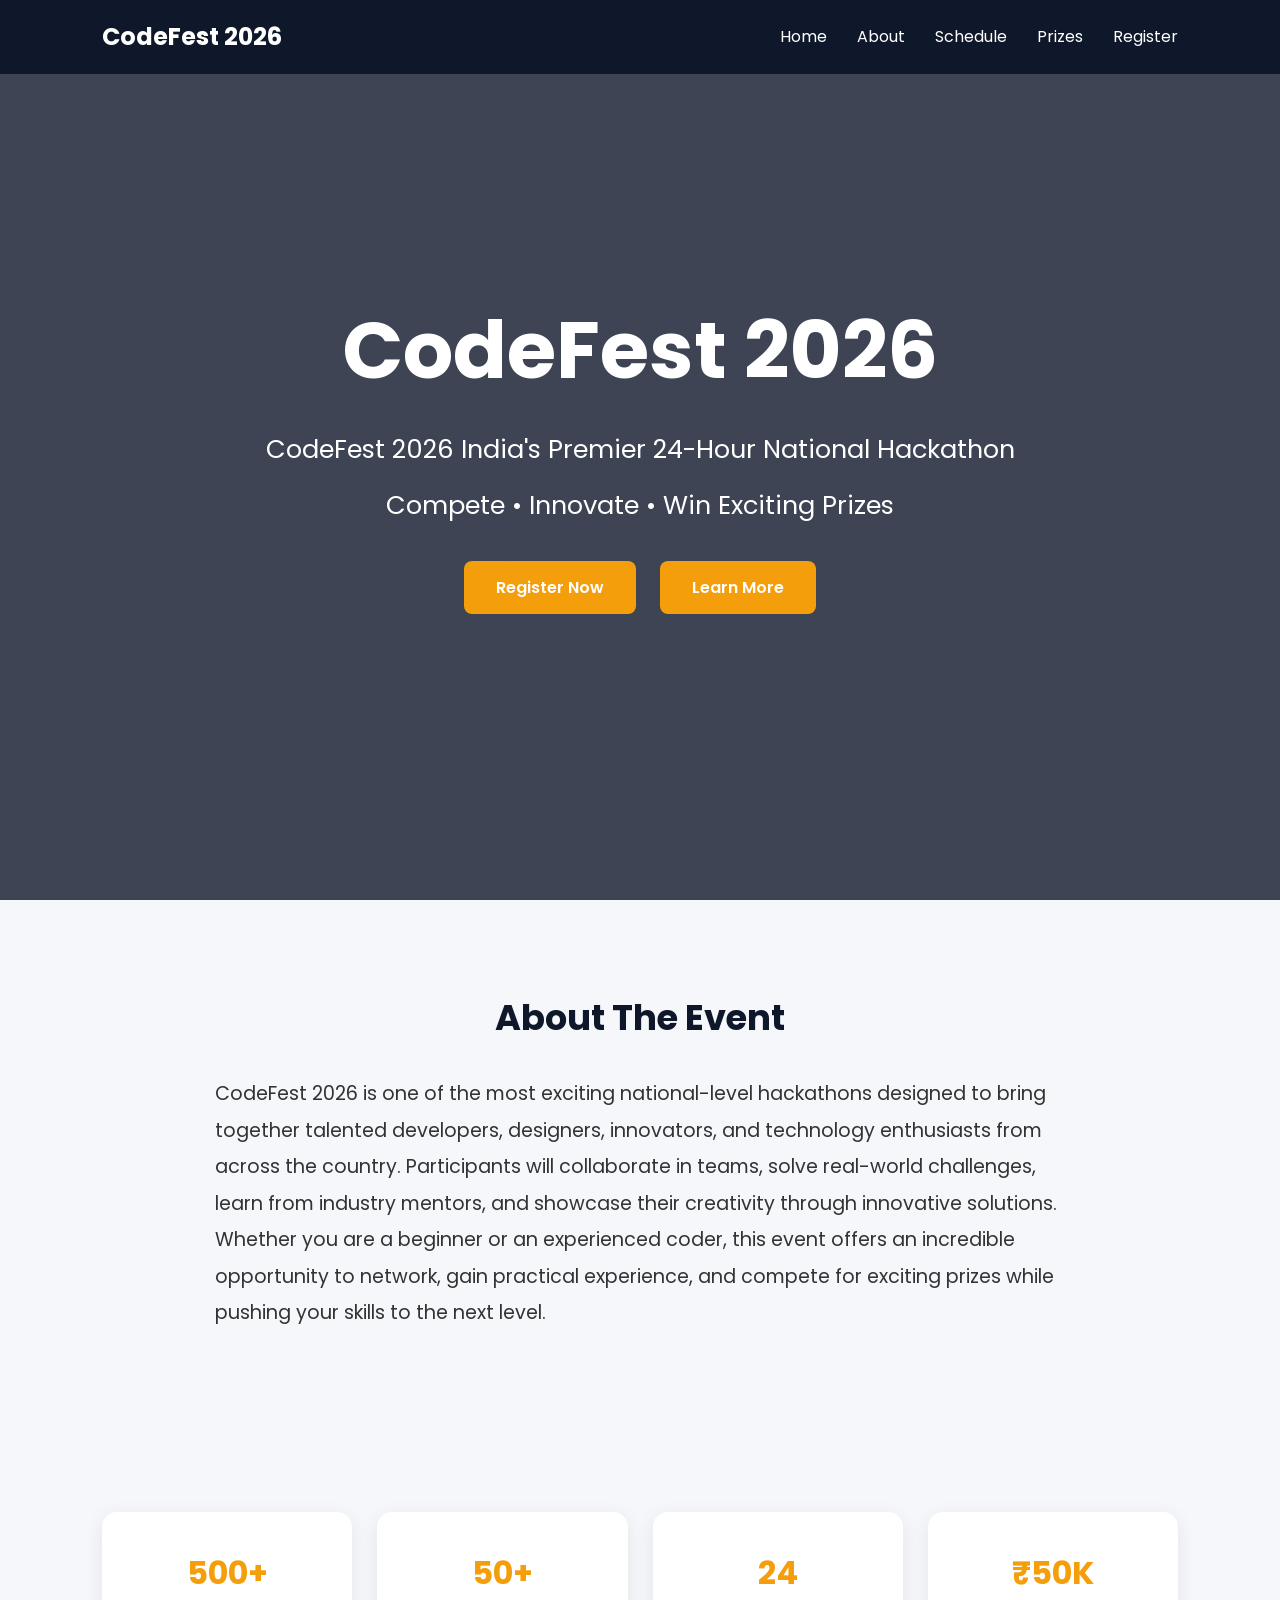
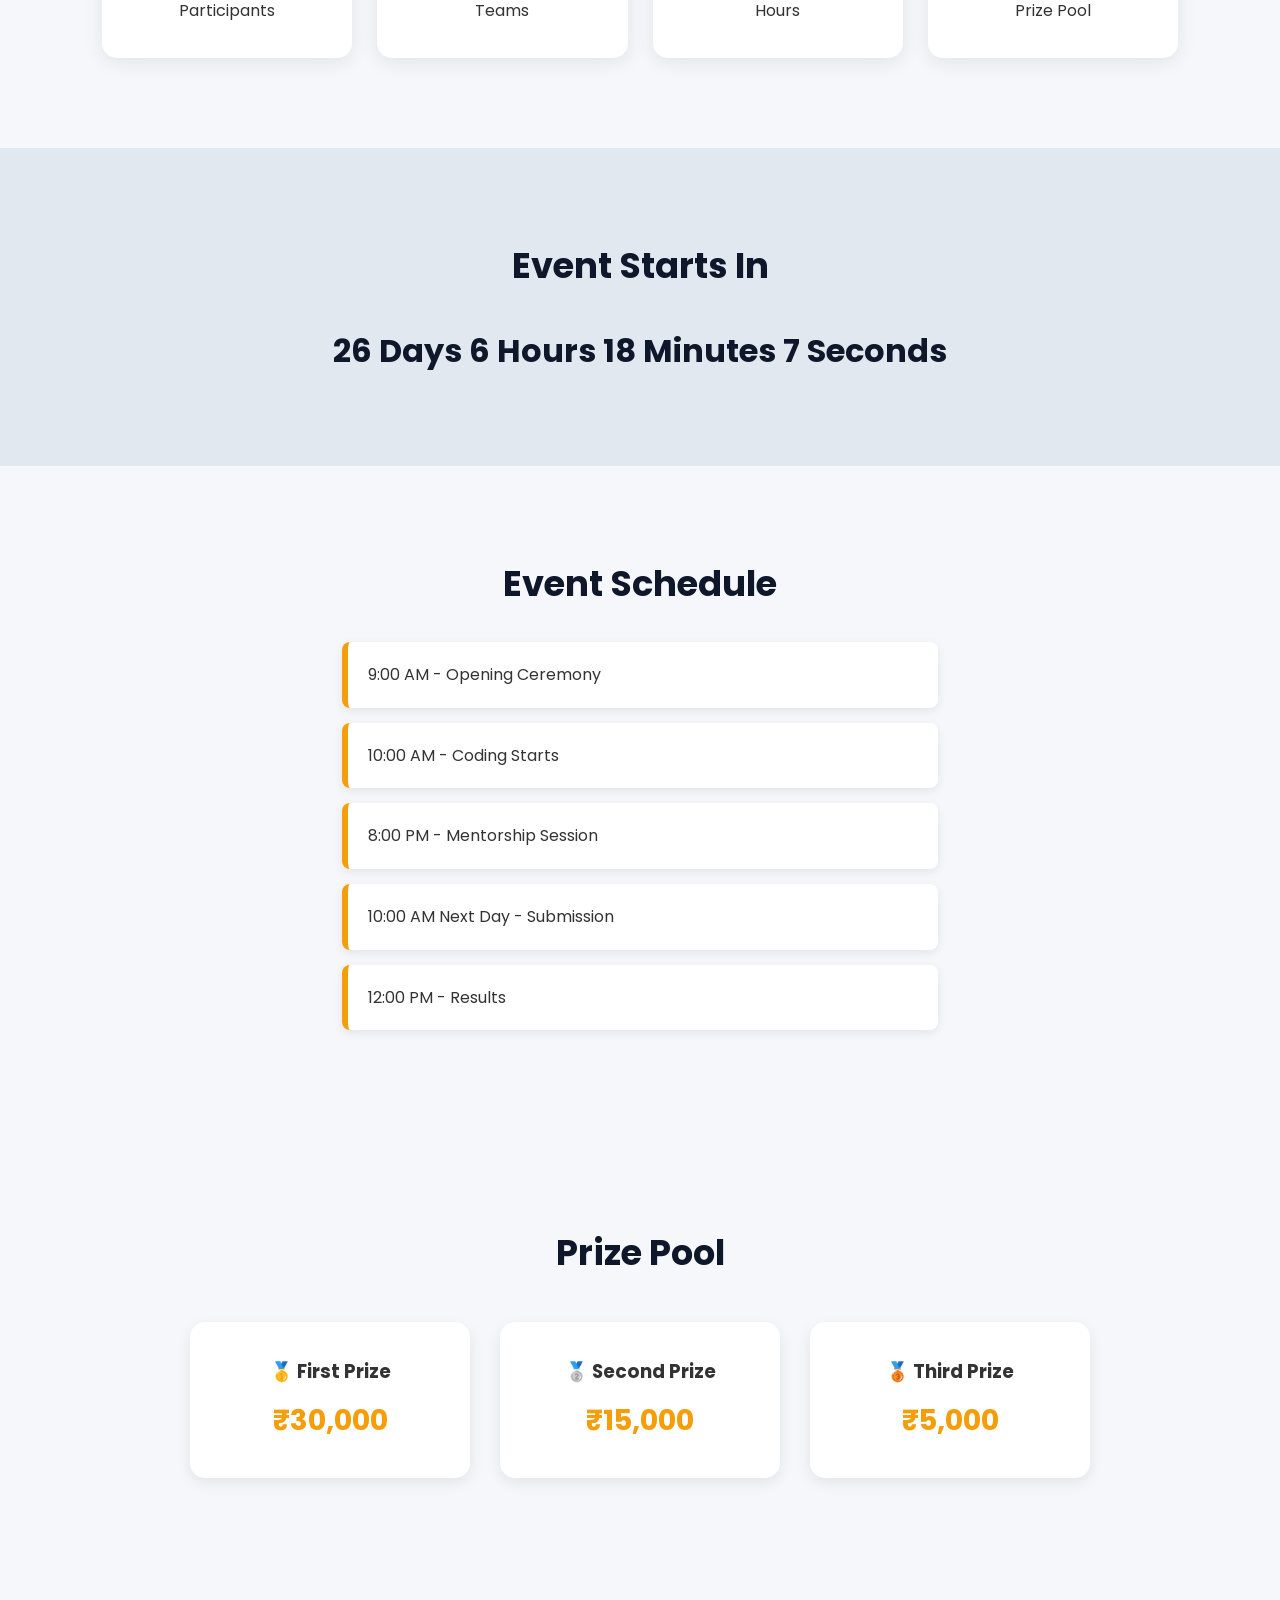
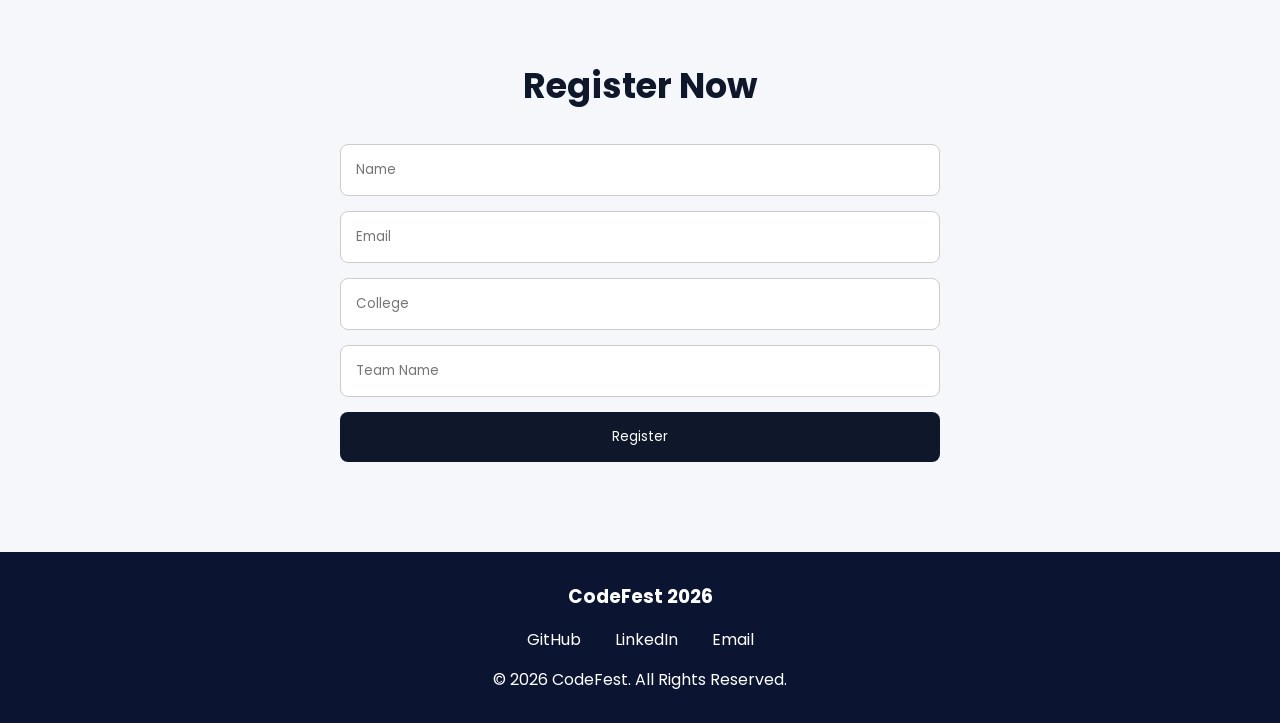
<file: Level-1/Task-2/index.html>
<!DOCTYPE html>
<html lang="en">
<head>
    <meta charset="UTF-8">
    <meta name="viewport" content="width=device-width, initial-scale=1.0">
    <title>Landing Page</title>
    <link rel="stylesheet" href="style.css">
</head>
<body>

    <nav>
        <div class="logo">CodeFest 2026</div>
        <ul>
            <li><a href="#home">Home</a></li>
            <li><a href="#about">About</a></li>
            <li><a href="#timeline">Schedule</a></li>
            <li><a href="#prizes">Prizes</a></li>
            <li><a href="#register">Register</a></li>
        </ul>
    </nav>

    <section id="home" class="hero">
        <h1>CodeFest 2026</h1>
        <p>CodeFest 2026

India's Premier 24-Hour National Hackathon</p>

<p>Compete • Innovate • Win Exciting Prizes
</p>
        <div class="hero-buttons">
    <a href="#register" class="btn">Register Now</a>
    <a href="#about" class="btn btn-secondary">Learn More</a>
</div>
    </section>

    <section id="about" class="about">
        <h2>About The Event</h2>
        <p>
    CodeFest 2026 is one of the most exciting national-level hackathons
    designed to bring together talented developers, designers, innovators,
    and technology enthusiasts from across the country. Participants will
    collaborate in teams, solve real-world challenges, learn from industry
    mentors, and showcase their creativity through innovative solutions.
    Whether you are a beginner or an experienced coder, this event offers
    an incredible opportunity to network, gain practical experience, and
    compete for exciting prizes while pushing your skills to the next level.
    </p>
    </section>

    <section class="stats">
        <div class="card">
            <h3>500+</h3>
            <p>Participants</p>
        </div>

        <div class="card">
            <h3>50+</h3>
            <p>Teams</p>
        </div>

        <div class="card">
            <h3>24</h3>
            <p>Hours</p>
        </div>

        <div class="card">
            <h3>₹50K</h3>
            <p>Prize Pool</p>
        </div>
    </section>

    <section class="countdown">
        <h2>Event Starts In</h2>
        <div id="timer"></div>
    </section>

    <section id="timeline" class="timeline">
        <h2>Event Schedule</h2>

        <div class="event">9:00 AM - Opening Ceremony</div>
        <div class="event">10:00 AM - Coding Starts</div>
        <div class="event">8:00 PM - Mentorship Session</div>
        <div class="event">10:00 AM Next Day - Submission</div>
        <div class="event">12:00 PM - Results</div>
    </section>

    <section id="prizes" class="prizes">
    <h2>Prize Pool</h2>

    <div class="prize-container">

        <div class="prize-card">
            <h3>🥇 First Prize</h3>
            <p>₹30,000</p>
        </div>

        <div class="prize-card">
            <h3>🥈 Second Prize</h3>
            <p>₹15,000</p>
        </div>

        <div class="prize-card">
            <h3>🥉 Third Prize</h3>
            <p>₹5,000</p>
        </div>

    </div>
</section>

    <section id="register" class="register">
        <h2>Register Now</h2>

        <form>
            <input type="text" placeholder="Name" required>
            <input type="email" placeholder="Email" required>
            <input type="text" placeholder="College" required>
            <input type="text" placeholder="Team Name">
            <button type="submit">Register</button>
        </form>
    </section>

    <button id="topBtn">↑</button>

    <footer>
    <h3>CodeFest 2026</h3>

    <div class="footer-links">
        <a href="https://github.com/" target="_blank">GitHub</a>

        <a href="https://www.linkedin.com/in/kolanupakatejasree/" target="_blank">LinkedIn</a>

        <a href="mailto:tejasreekolanupaka@gmail.com">Email</a>

    </div>

    <p>&copy; 2026 CodeFest. All Rights Reserved.</p>
</footer>

    <script src="script.js"></script>

</body>
</html>
</file>
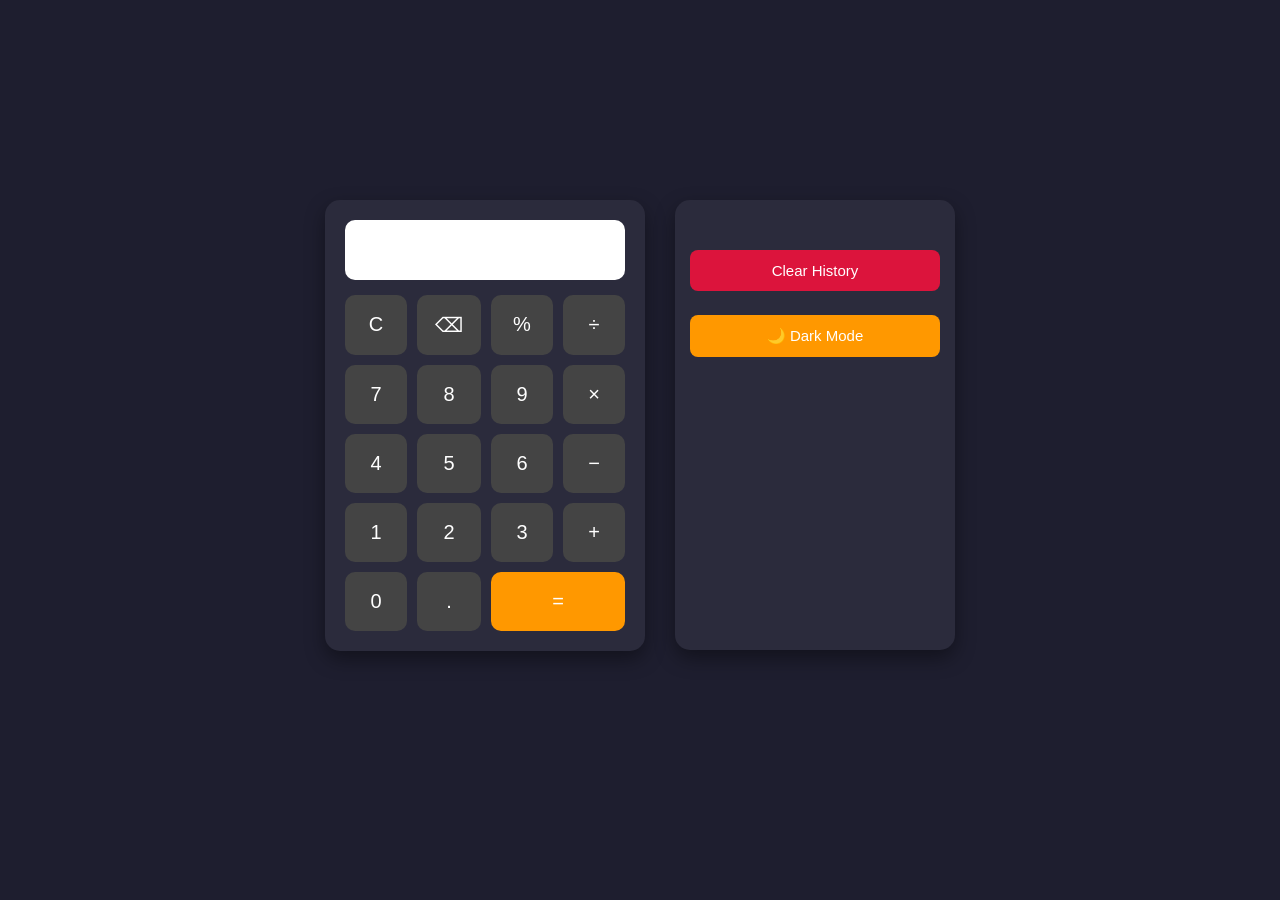
<file: Level-1/Task-3/index.html>
<!DOCTYPE html>
<html lang="en">
<head>
    <meta charset="UTF-8">
    <meta name="viewport" content="width=device-width, initial-scale=1.0">
    <title>Professional Calculator</title>
    <link rel="stylesheet" href="style.css">
</head>
<body>

    <div class="container">

        <div class="calculator">
            <input type="text" id="display" readonly>

            <div class="buttons">
                <button onclick="clearDisplay()">C</button>
                <button onclick="deleteLast()">⌫</button>
                <button onclick="appendValue('%')">%</button>
                <button onclick="appendValue('/')">÷</button>

                <button onclick="appendValue('7')">7</button>
                <button onclick="appendValue('8')">8</button>
                <button onclick="appendValue('9')">9</button>
                <button onclick="appendValue('*')">×</button>

                <button onclick="appendValue('4')">4</button>
                <button onclick="appendValue('5')">5</button>
                <button onclick="appendValue('6')">6</button>
                <button onclick="appendValue('-')">−</button>

                <button onclick="appendValue('1')">1</button>
                <button onclick="appendValue('2')">2</button>
                <button onclick="appendValue('3')">3</button>
                <button onclick="appendValue('+')">+</button>

                <button onclick="appendValue('0')">0</button>
                <button onclick="appendValue('.')">.</button>
                <button class="equal" onclick="calculate()">=</button>
            </div>
        </div>

        <div class="history">
            <div class="history-actions">
    <button class="clear-history" onclick="clearHistory()">
        Clear History
    </button>

    <button id="theme-toggle">
        🌙 Dark Mode
    </button>
</div>
            <ul id="history-list"></ul>
        </div>

    </div>

    <script src="script.js"></script>
</body>
</html>
</file>
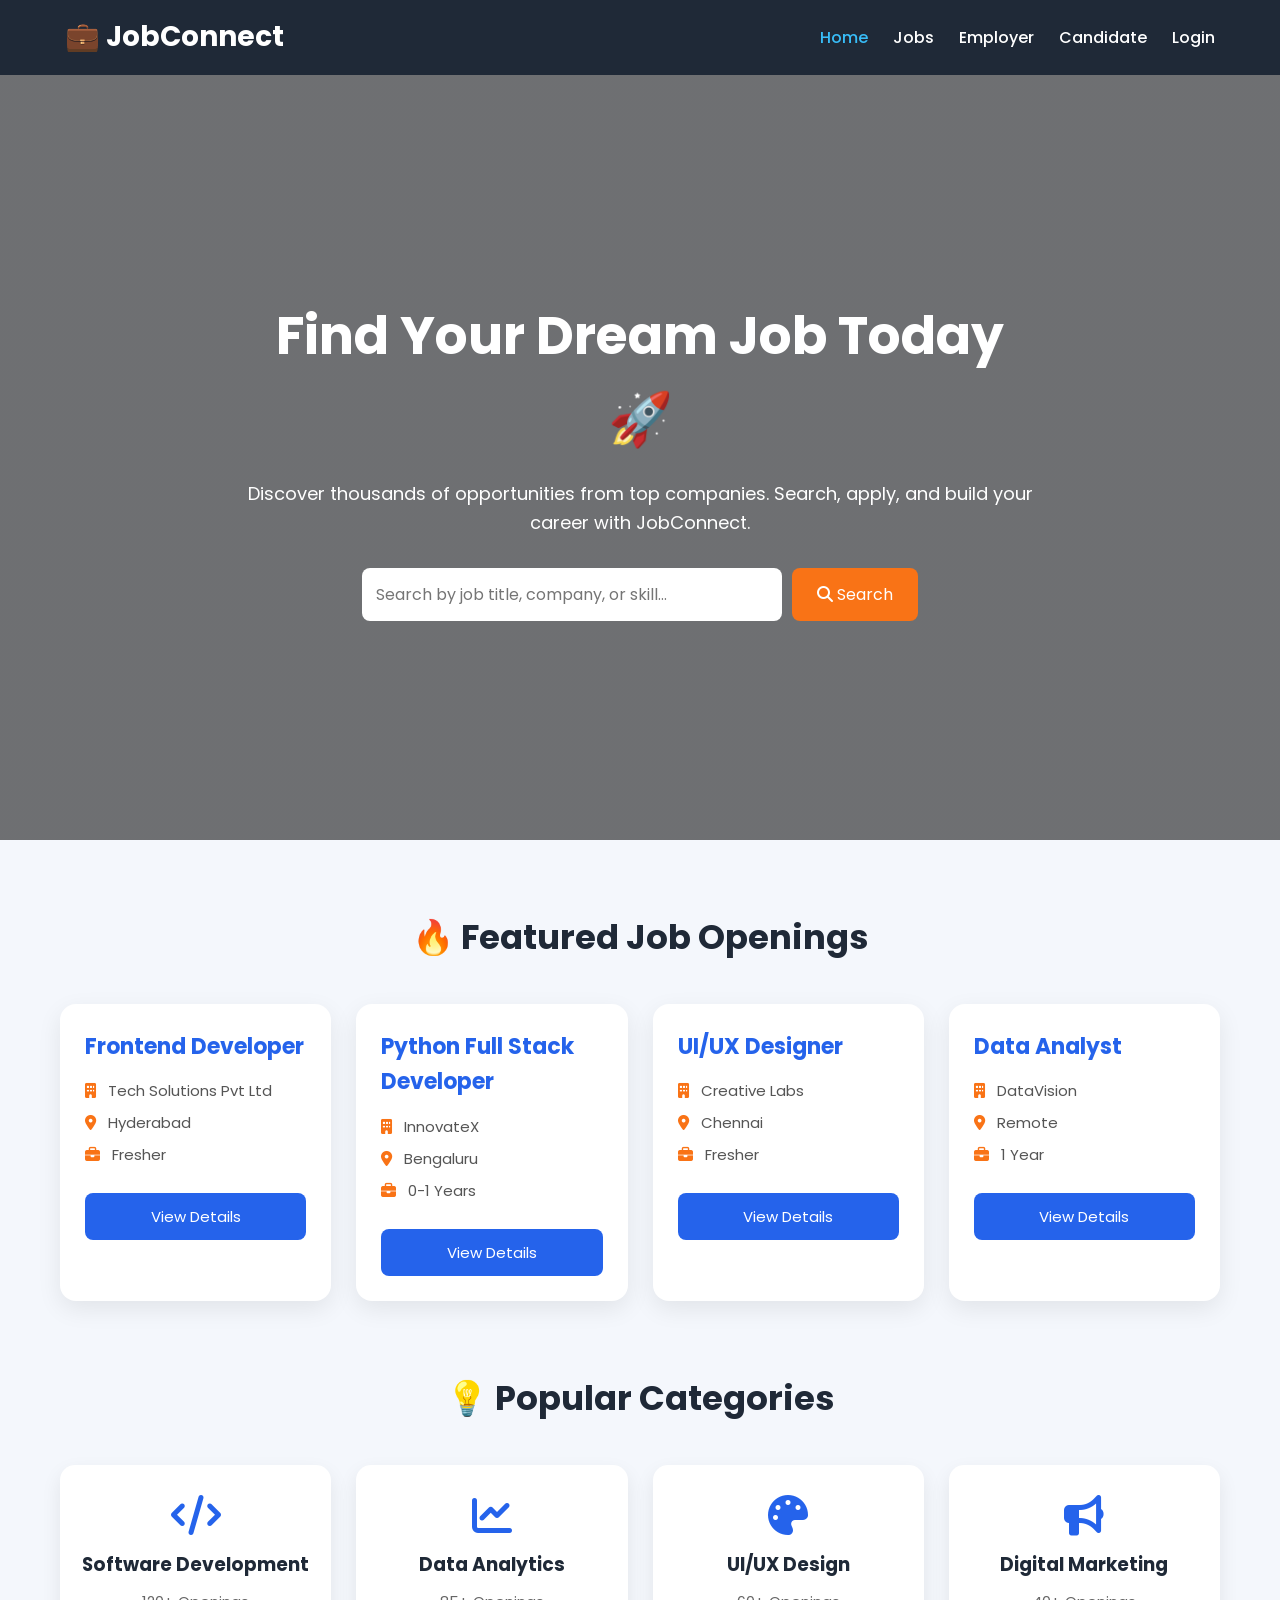
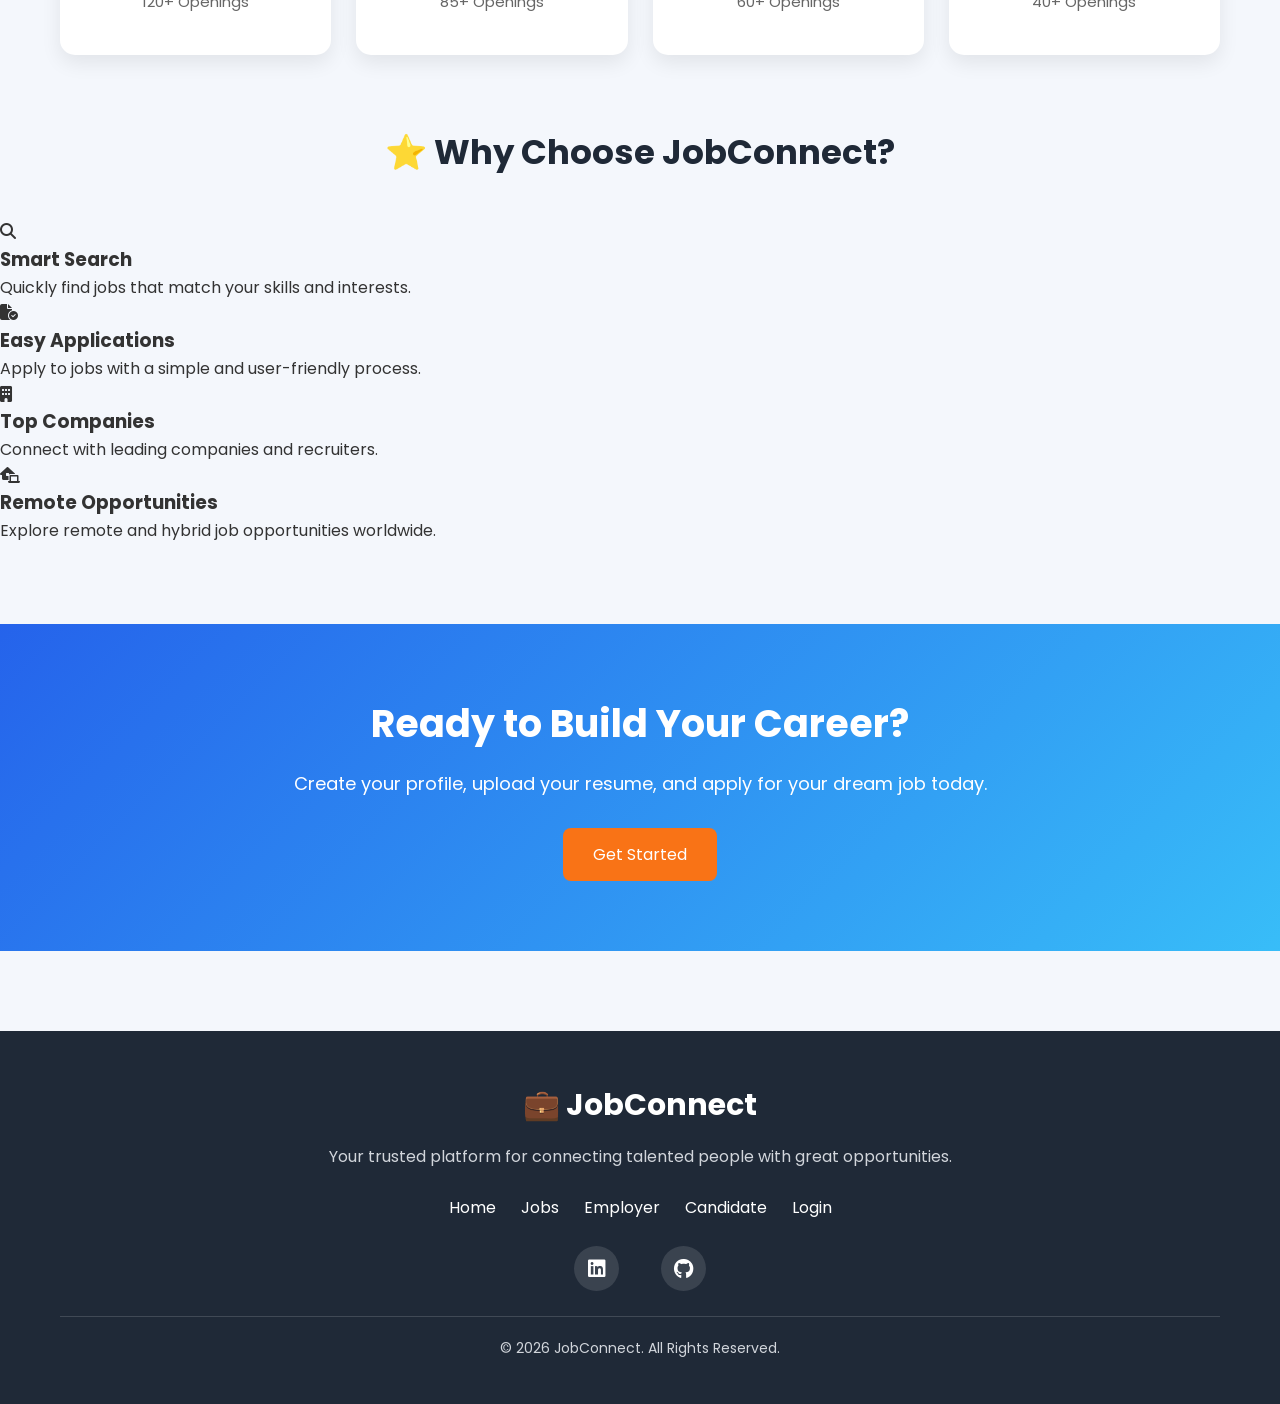
<file: Level-1/Task-4/index.html>
<!DOCTYPE html>
<html lang="en">
<head>
    <meta charset="UTF-8">
    <meta name="viewport" content="width=device-width, initial-scale=1.0">
    <title>JobConnect - Find Your Dream Job</title>

    <!-- CSS -->
    <link rel="stylesheet" href="style.css">

    <!-- Font Awesome Icons -->
    <link rel="stylesheet"
        href="https://cdnjs.cloudflare.com/ajax/libs/font-awesome/6.5.2/css/all.min.css">
</head>
<body>

    <!-- ==================== NAVBAR ==================== -->
    <header>
        <nav class="navbar">
            <div class="logo">
                <h2>💼 JobConnect</h2>
            </div>

            <ul class="nav-links">
                <li><a href="index.html" class="active">Home</a></li>
                <li><a href="jobs.html">Jobs</a></li>
                <li><a href="employer.html">Employer</a></li>
                <li><a href="candidate.html">Candidate</a></li>
                <li><a href="login.html">Login</a></li>
            </ul>
        </nav>
    </header>

    <!-- ==================== HERO SECTION ==================== -->
    <section class="hero">
        <div class="hero-content">
            <h1>Find Your Dream Job Today 🚀</h1>
            <p>
                Discover thousands of opportunities from top companies.
                Search, apply, and build your career with JobConnect.
            </p>

            <div class="search-box">
                <input type="text"
                       id="searchInput"
                       placeholder="Search by job title, company, or skill...">

                <button id="searchBtn">
    <i class="fa-solid fa-magnifying-glass"></i>
    Search
</button>
            </div>
        </div>
    </section>

    <!-- ==================== FEATURED JOBS ==================== -->
    <section class="featured-jobs">
        <h2 class="section-title">🔥 Featured Job Openings</h2>

        <div class="job-container">

            <div class="job-card">
                <h3>Frontend Developer</h3>
                <p><i class="fa-solid fa-building"></i> Tech Solutions Pvt Ltd</p>
                <p><i class="fa-solid fa-location-dot"></i> Hyderabad</p>
                <p><i class="fa-solid fa-briefcase"></i> Fresher</p>
                <a href="job-detail.html">
                    <button>View Details</button>
                </a>
            </div>

            <div class="job-card">
                <h3>Python Full Stack Developer</h3>
                <p><i class="fa-solid fa-building"></i> InnovateX</p>
                <p><i class="fa-solid fa-location-dot"></i> Bengaluru</p>
                <p><i class="fa-solid fa-briefcase"></i> 0-1 Years</p>
                <a href="job-detail.html">
                    <button>View Details</button>
                </a>
            </div>

            <div class="job-card">
                <h3>UI/UX Designer</h3>
                <p><i class="fa-solid fa-building"></i> Creative Labs</p>
                <p><i class="fa-solid fa-location-dot"></i> Chennai</p>
                <p><i class="fa-solid fa-briefcase"></i> Fresher</p>
                <a href="job-detail.html">
                    <button>View Details</button>
                </a>
            </div>

            <div class="job-card">
                <h3>Data Analyst</h3>
                <p><i class="fa-solid fa-building"></i> DataVision</p>
                <p><i class="fa-solid fa-location-dot"></i> Remote</p>
                <p><i class="fa-solid fa-briefcase"></i> 1 Year</p>
                <a href="job-detail.html">
                    <button>View Details</button>
                </a>
            </div>

        </div>
    </section>

    <!-- ==================== CATEGORIES ==================== -->
    <section class="categories">
        <h2 class="section-title">💡 Popular Categories</h2>

        <div class="category-grid">

            <div class="category-card">
                <i class="fa-solid fa-code"></i>
                <h3>Software Development</h3>
                <p>120+ Openings</p>
            </div>

            <div class="category-card">
                <i class="fa-solid fa-chart-line"></i>
                <h3>Data Analytics</h3>
                <p>85+ Openings</p>
            </div>

            <div class="category-card">
                <i class="fa-solid fa-palette"></i>
                <h3>UI/UX Design</h3>
                <p>60+ Openings</p>
            </div>

            <div class="category-card">
                <i class="fa-solid fa-bullhorn"></i>
                <h3>Digital Marketing</h3>
                <p>40+ Openings</p>
            </div>

        </div>
    </section>

    <!-- ==================== WHY CHOOSE US ==================== -->
    <section class="why-us">
        <h2 class="section-title">⭐ Why Choose JobConnect?</h2>

        <div class="features-grid">

            <div class="feature-card">
                <i class="fa-solid fa-magnifying-glass"></i>
                <h3>Smart Search</h3>
                <p>Quickly find jobs that match your skills and interests.</p>
            </div>

            <div class="feature-card">
                <i class="fa-solid fa-file-circle-check"></i>
                <h3>Easy Applications</h3>
                <p>Apply to jobs with a simple and user-friendly process.</p>
            </div>

            <div class="feature-card">
                <i class="fa-solid fa-building"></i>
                <h3>Top Companies</h3>
                <p>Connect with leading companies and recruiters.</p>
            </div>

            <div class="feature-card">
                <i class="fa-solid fa-laptop-house"></i>
                <h3>Remote Opportunities</h3>
                <p>Explore remote and hybrid job opportunities worldwide.</p>
            </div>

        </div>
    </section>

    <!-- ==================== CALL TO ACTION ==================== -->
    <section class="cta-section">
        <div class="cta-content">
            <h2>Ready to Build Your Career?</h2>
            <p>
                Create your profile, upload your resume,
                and apply for your dream job today.
            </p>

            <a href="login.html">
                <button class="cta-btn">Get Started</button>
            </a>
        </div>
    </section>

    <!-- ==================== FOOTER ==================== -->
    <footer>
        <div class="footer-content">
            <h2>💼 JobConnect</h2>
            <p>Your trusted platform for connecting talented people with great opportunities.</p>

            <div class="footer-links">
                <a href="index.html">Home</a>
                <a href="jobs.html">Jobs</a>
                <a href="employer.html">Employer</a>
                <a href="candidate.html">Candidate</a>
                <a href="login.html">Login</a>
            </div>

           <div class="social-icons">
    <a href="https://www.linkedin.com/in/kolanupakatejasree" target="_blank">
        <i class="fab fa-linkedin"></i>
    </a>

    <a href="https://github.com/" target="_blank">
        <i class="fab fa-github"></i>
    </a>

</div>

            <p class="copyright">
                © 2026 JobConnect. All Rights Reserved.
            </p>
        </div>
    </footer>

    <!-- JavaScript -->
    <script src="script.js"></script>

</body>
</html>
</file>
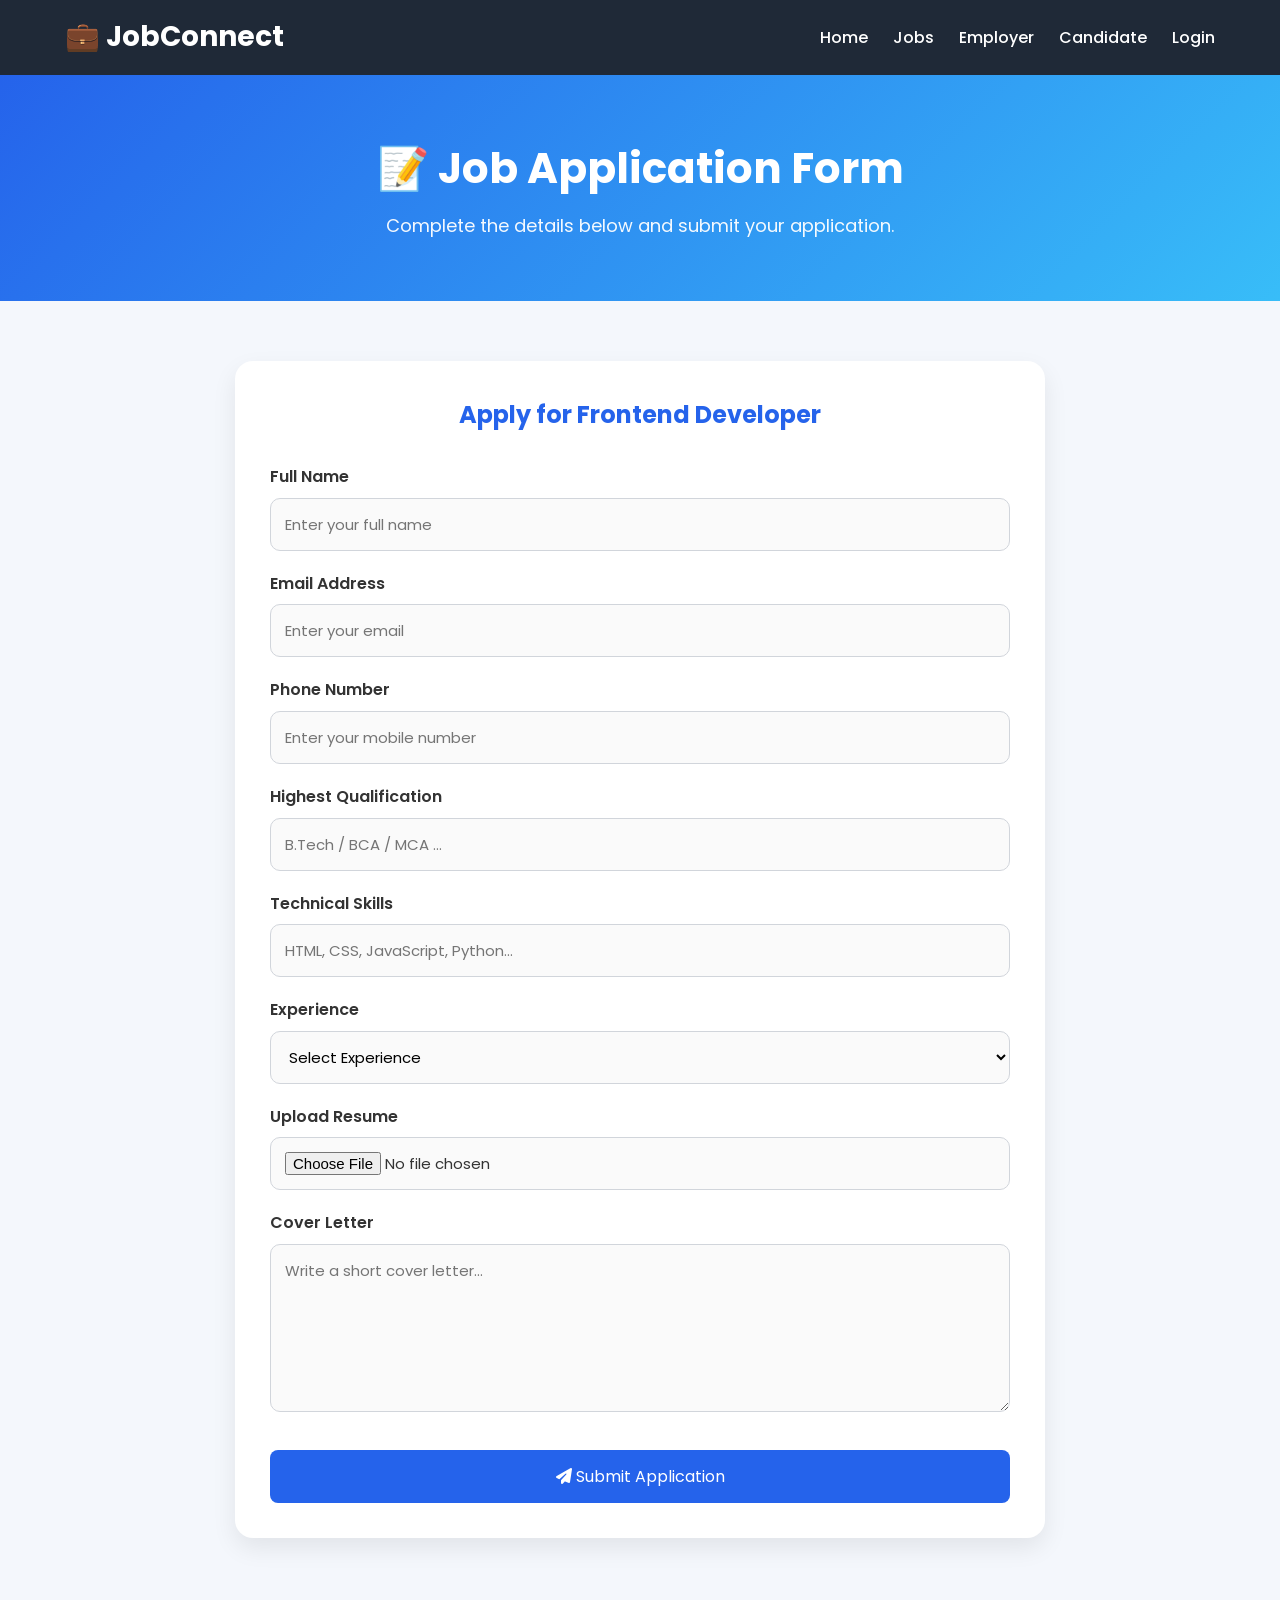
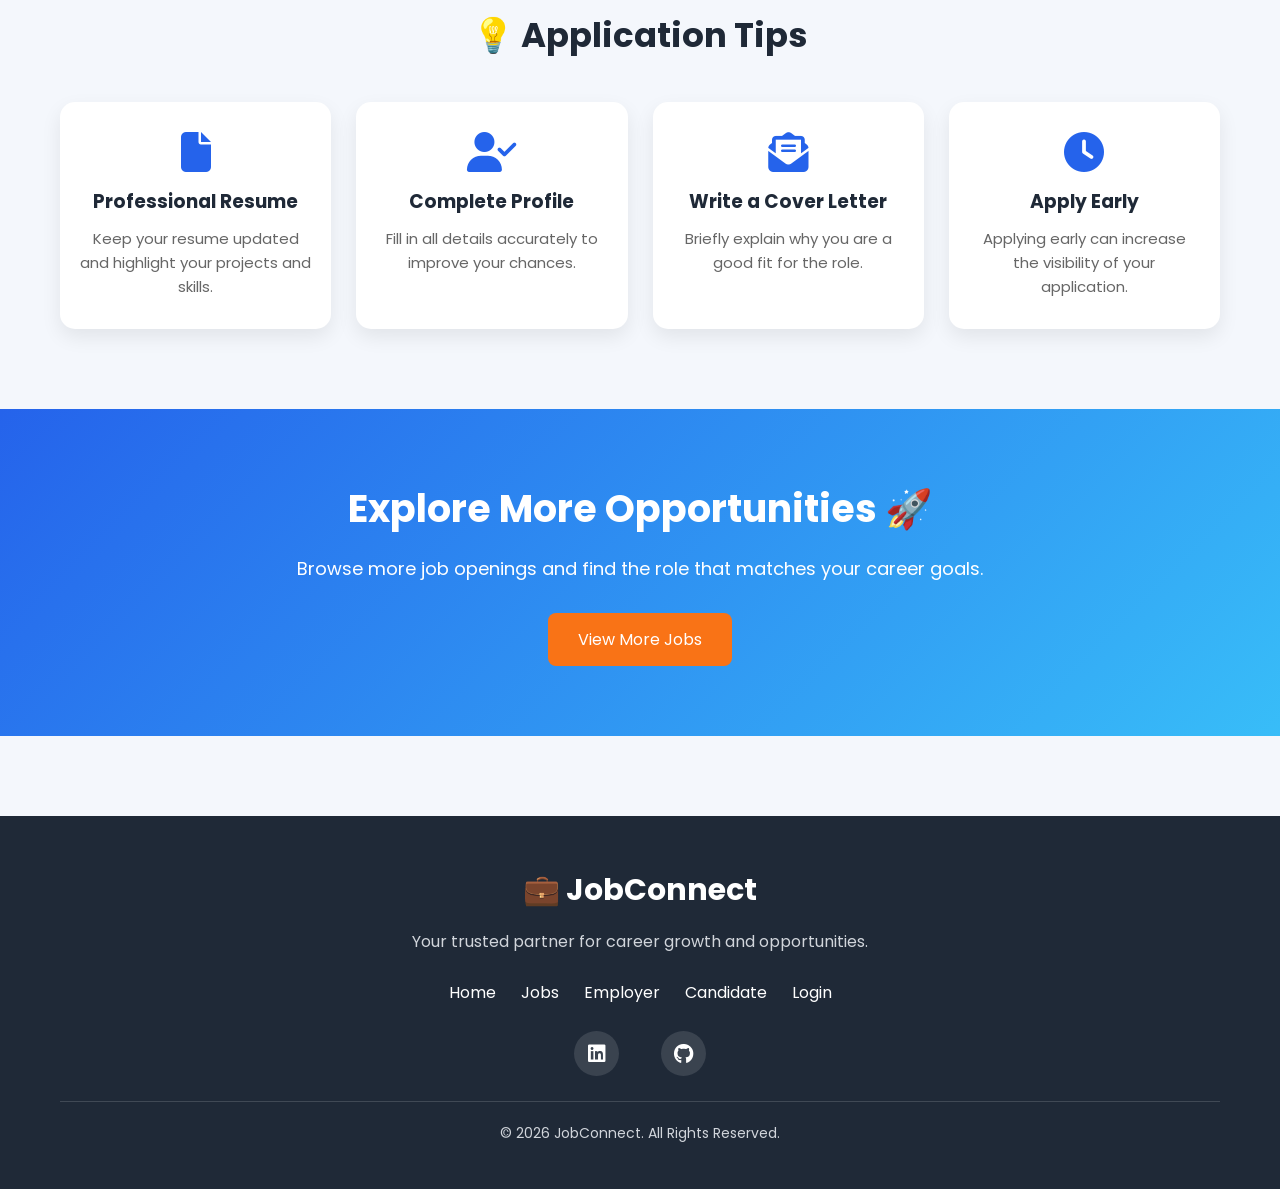
<file: Level-1/Task-4/apply.html>
<!DOCTYPE html>
<html lang="en">
<head>
    <meta charset="UTF-8">
    <meta name="viewport" content="width=device-width, initial-scale=1.0">
    <title>Apply for Job - JobConnect</title>

    <!-- CSS -->
    <link rel="stylesheet" href="style.css">

    <!-- Font Awesome -->
    <link rel="stylesheet"
    href="https://cdnjs.cloudflare.com/ajax/libs/font-awesome/6.5.2/css/all.min.css">
</head>
<body>

    <!-- ==================== NAVBAR ==================== -->
    <header>
        <nav class="navbar">
            <div class="logo">
                <h2>💼 JobConnect</h2>
            </div>

            <ul class="nav-links">
                <li><a href="index.html">Home</a></li>
                <li><a href="jobs.html">Jobs</a></li>
                <li><a href="employer.html">Employer</a></li>
                <li><a href="candidate.html">Candidate</a></li>
                <li><a href="login.html">Login</a></li>
            </ul>
        </nav>
    </header>

    <!-- ==================== PAGE HEADER ==================== -->
    <section class="page-header">
        <h1>📝 Job Application Form</h1>
        <p>Complete the details below and submit your application.</p>
    </section>

    <!-- ==================== APPLICATION FORM ==================== -->
    <section class="form-section">
        <div class="form-container">

            <h2>Apply for Frontend Developer</h2>

            <form id="applicationForm">

                <div class="input-group">
                    <label for="name">Full Name</label>
                    <input
                        type="text"
                        id="name"
                        placeholder="Enter your full name"
                        required>
                </div>

                <div class="input-group">
                    <label for="email">Email Address</label>
                    <input
                        type="email"
                        id="email"
                        placeholder="Enter your email"
                        required>
                </div>

                <div class="input-group">
                    <label for="phone">Phone Number</label>
                    <input
                        type="tel"
                        id="phone"
                        placeholder="Enter your mobile number"
                        required>
                </div>

                <div class="input-group">
                    <label for="qualification">Highest Qualification</label>
                    <input
                        type="text"
                        id="qualification"
                        placeholder="B.Tech / BCA / MCA ..."
                        required>
                </div>

                <div class="input-group">
                    <label for="skills">Technical Skills</label>
                    <input
                        type="text"
                        id="skills"
                        placeholder="HTML, CSS, JavaScript, Python..."
                        required>
                </div>

                <div class="input-group">
                    <label for="experience">Experience</label>
                    <select id="experience" required>
                        <option value="">Select Experience</option>
                        <option>Fresher</option>
                        <option>0 - 1 Years</option>
                        <option>1 - 2 Years</option>
                        <option>2+ Years</option>
                    </select>
                </div>

                <div class="input-group">
                    <label for="resume">Upload Resume</label>
                    <input
                        type="file"
                        id="resume"
                        accept=".pdf,.doc,.docx"
                        required>
                </div>

                <div class="input-group">
                    <label for="cover">Cover Letter</label>
                    <textarea
                        id="cover"
                        rows="6"
                        placeholder="Write a short cover letter..."></textarea>
                </div>

                <button type="submit" class="submit-btn">
                    <i class="fa-solid fa-paper-plane"></i>
                    Submit Application
                </button>

            </form>

        </div>
    </section>

    <!-- ==================== APPLICATION TIPS ==================== -->
    <section class="about">
        <h2 class="section-title">💡 Application Tips</h2>

        <div class="about-grid">

            <div class="about-card">
                <i class="fa-solid fa-file"></i>
                <h3>Professional Resume</h3>
                <p>Keep your resume updated and highlight your projects and skills.</p>
            </div>

            <div class="about-card">
                <i class="fa-solid fa-user-check"></i>
                <h3>Complete Profile</h3>
                <p>Fill in all details accurately to improve your chances.</p>
            </div>

            <div class="about-card">
                <i class="fa-solid fa-envelope-open-text"></i>
                <h3>Write a Cover Letter</h3>
                <p>Briefly explain why you are a good fit for the role.</p>
            </div>

            <div class="about-card">
                <i class="fa-solid fa-clock"></i>
                <h3>Apply Early</h3>
                <p>Applying early can increase the visibility of your application.</p>
            </div>

        </div>
    </section>

    <!-- ==================== CTA SECTION ==================== -->
    <section class="cta-section">
        <div class="cta-content">
            <h2>Explore More Opportunities 🚀</h2>
            <p>
                Browse more job openings and find the role that matches your career goals.
            </p>

            <a href="jobs.html">
                <button class="cta-btn">View More Jobs</button>
            </a>
        </div>
    </section>

    <!-- ==================== FOOTER ==================== -->
    <footer>
        <div class="footer-content">
            <h2>💼 JobConnect</h2>
            <p>Your trusted partner for career growth and opportunities.</p>

            <div class="footer-links">
                <a href="index.html">Home</a>
                <a href="jobs.html">Jobs</a>
                <a href="employer.html">Employer</a>
                <a href="candidate.html">Candidate</a>
                <a href="login.html">Login</a>
            </div>

            <div class="social-icons">
    <a href="https://www.linkedin.com/in/kolanupakatejasree" target="_blank">
        <i class="fab fa-linkedin"></i>
    </a>

    <a href="https://github.com/" target="_blank">
        <i class="fab fa-github"></i>
    </a>

</div>

            <p class="copyright">
                © 2026 JobConnect. All Rights Reserved.
            </p>
        </div>
    </footer>

    <!-- JavaScript -->
    <script src="script.js"></script>

</body>
</html>
</file>
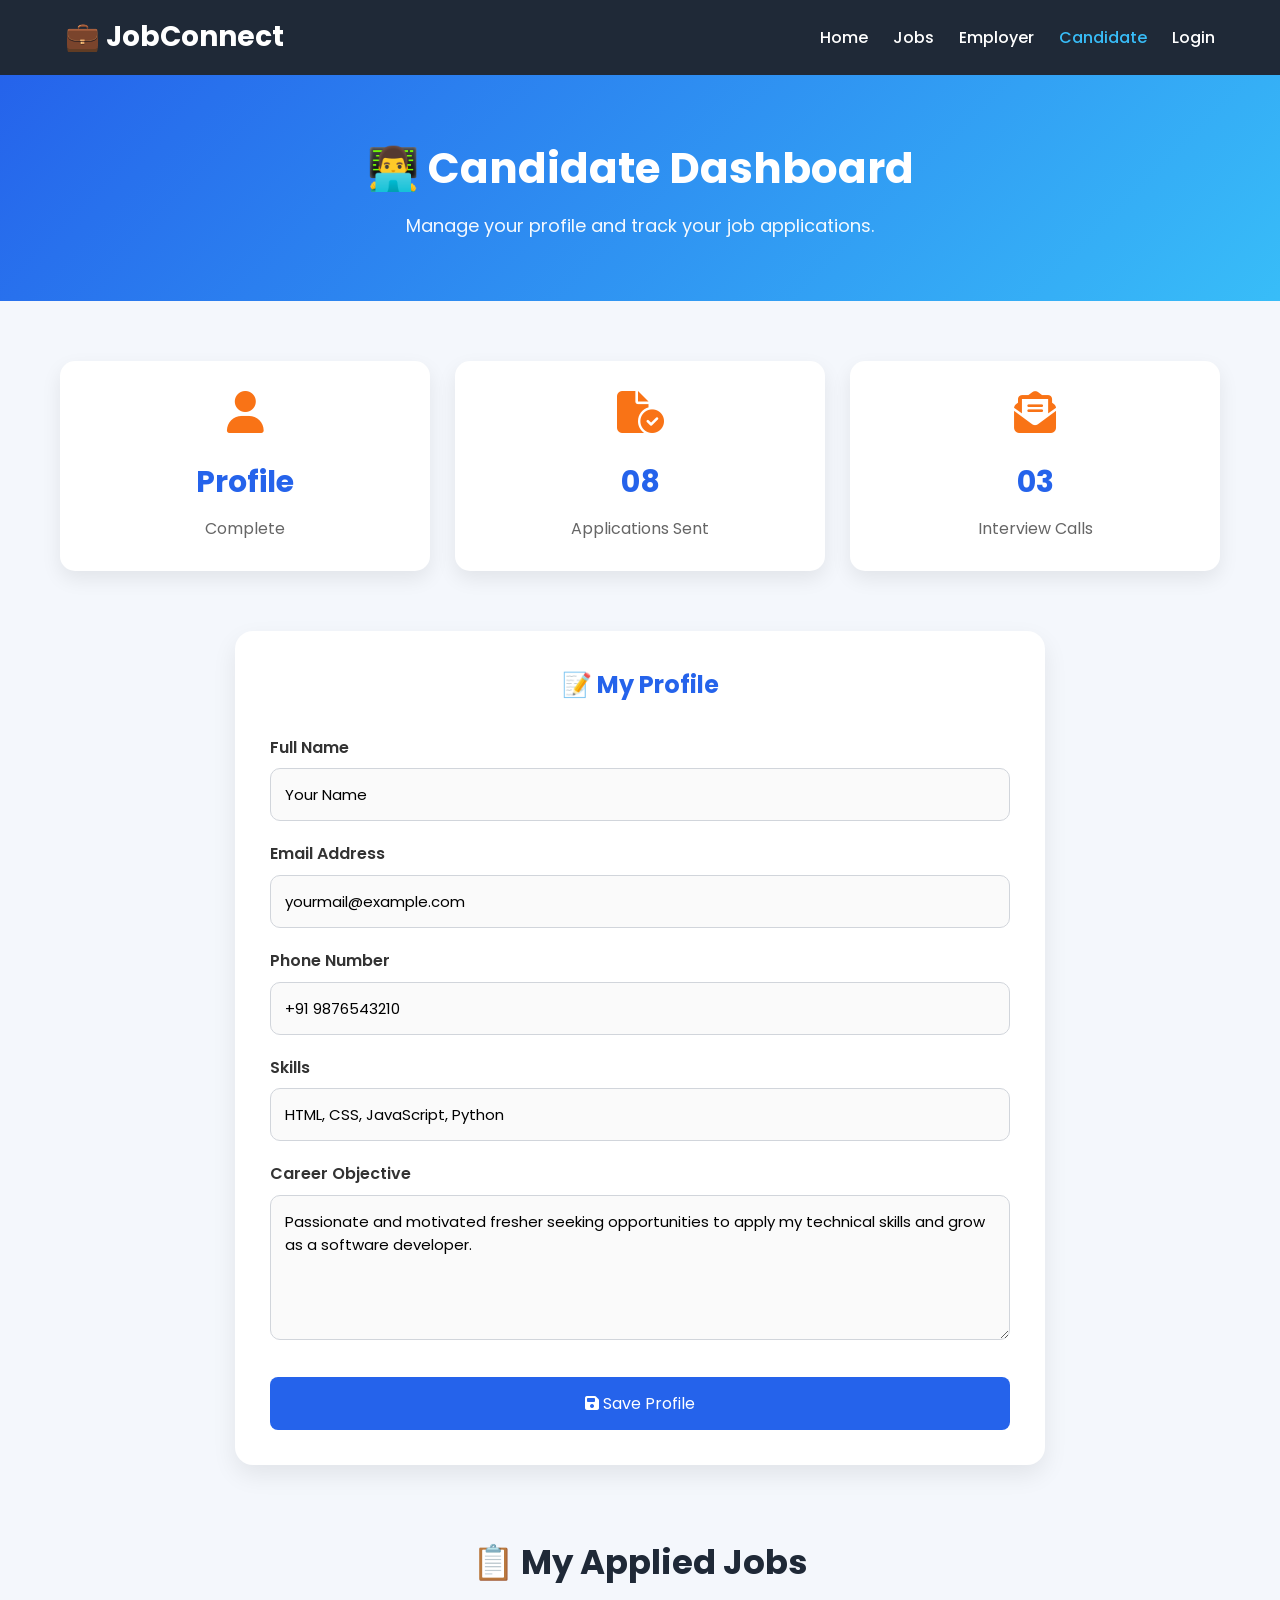
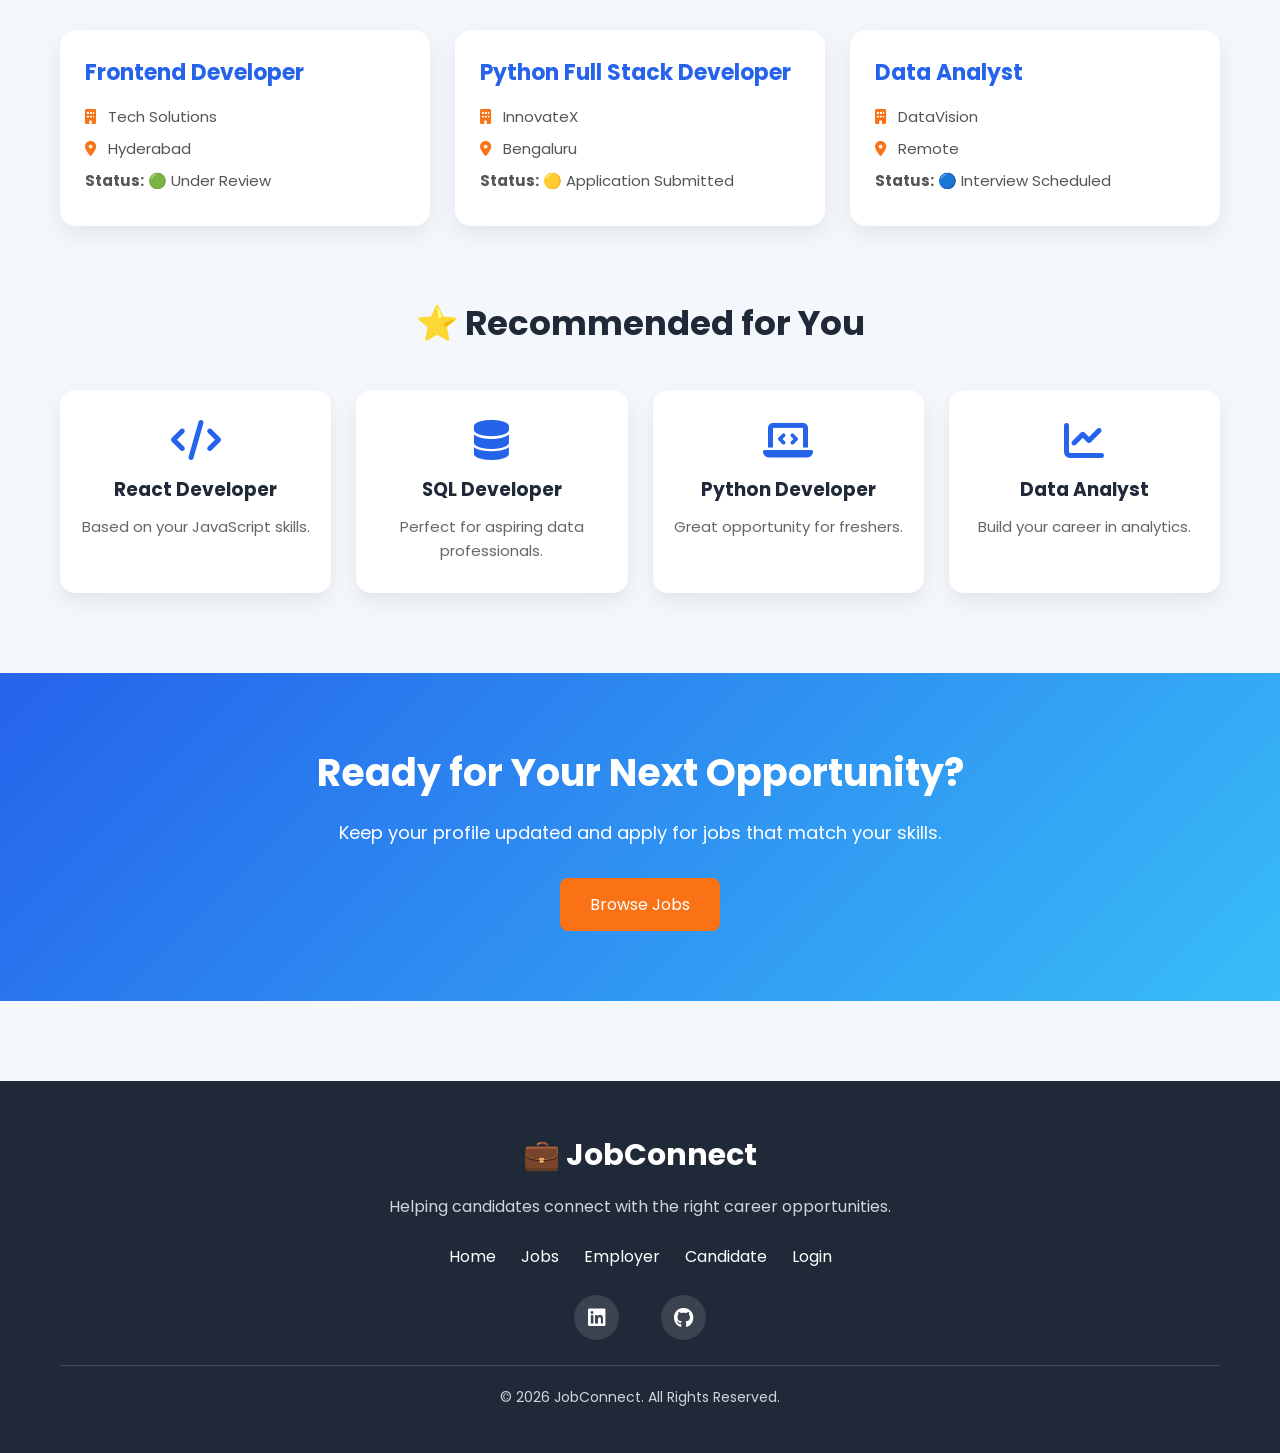
<file: Level-1/Task-4/candidate.html>
<!DOCTYPE html>
<html lang="en">
<head>
    <meta charset="UTF-8">
    <meta name="viewport" content="width=device-width, initial-scale=1.0">
    <title>Candidate Dashboard - JobConnect</title>

    <!-- CSS -->
    <link rel="stylesheet" href="style.css">

    <!-- Font Awesome -->
    <link rel="stylesheet"
    href="https://cdnjs.cloudflare.com/ajax/libs/font-awesome/6.5.2/css/all.min.css">
</head>
<body>

    <!-- ==================== NAVBAR ==================== -->
    <header>
        <nav class="navbar">
            <div class="logo">
                <h2>💼 JobConnect</h2>
            </div>

            <ul class="nav-links">
                <li><a href="index.html">Home</a></li>
                <li><a href="jobs.html">Jobs</a></li>
                <li><a href="employer.html">Employer</a></li>
                <li><a href="candidate.html" class="active">Candidate</a></li>
                <li><a href="login.html">Login</a></li>
            </ul>
        </nav>
    </header>

    <!-- ==================== PAGE HEADER ==================== -->
    <section class="page-header">
        <h1>👨‍💻 Candidate Dashboard</h1>
        <p>Manage your profile and track your job applications.</p>
    </section>

    <!-- ==================== PROFILE SECTION ==================== -->
    <section class="dashboard-section">
        <div class="dashboard-cards">

            <div class="dashboard-card">
                <i class="fa-solid fa-user"></i>
                <h2>Profile</h2>
                <p>Complete</p>
            </div>

            <div class="dashboard-card">
                <i class="fa-solid fa-file-circle-check"></i>
                <h2>08</h2>
                <p>Applications Sent</p>
            </div>

            <div class="dashboard-card">
                <i class="fa-solid fa-envelope-open-text"></i>
                <h2>03</h2>
                <p>Interview Calls</p>
            </div>

        </div>
    </section>

    <!-- ==================== CANDIDATE PROFILE ==================== -->
    <section class="form-section">
        <div class="form-container">
            <h2>📝 My Profile</h2>

            <form>

                <div class="input-group">
                    <label>Full Name</label>
                    <input type="text" value="Your Name" required>
                </div>

                <div class="input-group">
                    <label>Email Address</label>
                    <input type="email" value="yourmail@example.com" required>
                </div>

                <div class="input-group">
                    <label>Phone Number</label>
                    <input type="tel" value="+91 9876543210">
                </div>

                <div class="input-group">
                    <label>Skills</label>
                    <input type="text"
                    value="HTML, CSS, JavaScript, Python">
                </div>

                <div class="input-group">
                    <label>Career Objective</label>
                    <textarea rows="5">
Passionate and motivated fresher seeking opportunities to apply my technical skills and grow as a software developer.
                    </textarea>
                </div>

                <button type="submit" class="submit-btn">
                    <i class="fa-solid fa-floppy-disk"></i>
                    Save Profile
                </button>

            </form>
        </div>
    </section>

    <!-- ==================== APPLIED JOBS ==================== -->
    <section class="featured-jobs">
        <h2 class="section-title">📋 My Applied Jobs</h2>

        <div class="job-container">

            <div class="job-card">
                <h3>Frontend Developer</h3>
                <p><i class="fa-solid fa-building"></i> Tech Solutions</p>
                <p><i class="fa-solid fa-location-dot"></i> Hyderabad</p>
                <p><strong>Status:</strong> 🟢 Under Review</p>
            </div>

            <div class="job-card">
                <h3>Python Full Stack Developer</h3>
                <p><i class="fa-solid fa-building"></i> InnovateX</p>
                <p><i class="fa-solid fa-location-dot"></i> Bengaluru</p>
                <p><strong>Status:</strong> 🟡 Application Submitted</p>
            </div>

            <div class="job-card">
                <h3>Data Analyst</h3>
                <p><i class="fa-solid fa-building"></i> DataVision</p>
                <p><i class="fa-solid fa-location-dot"></i> Remote</p>
                <p><strong>Status:</strong> 🔵 Interview Scheduled</p>
            </div>

        </div>
    </section>

    <!-- ==================== RECOMMENDED JOBS ==================== -->
    <section class="about">
        <h2 class="section-title">⭐ Recommended for You</h2>

        <div class="about-grid">

            <div class="about-card">
                <i class="fa-solid fa-code"></i>
                <h3>React Developer</h3>
                <p>Based on your JavaScript skills.</p>
            </div>

            <div class="about-card">
                <i class="fa-solid fa-database"></i>
                <h3>SQL Developer</h3>
                <p>Perfect for aspiring data professionals.</p>
            </div>

            <div class="about-card">
                <i class="fa-solid fa-laptop-code"></i>
                <h3>Python Developer</h3>
                <p>Great opportunity for freshers.</p>
            </div>

            <div class="about-card">
                <i class="fa-solid fa-chart-line"></i>
                <h3>Data Analyst</h3>
                <p>Build your career in analytics.</p>
            </div>

        </div>
    </section>

    <!-- ==================== CTA SECTION ==================== -->
    <section class="cta-section">
        <div class="cta-content">
            <h2>Ready for Your Next Opportunity?</h2>
            <p>
                Keep your profile updated and apply for jobs that match your skills.
            </p>

            <a href="jobs.html">
                <button class="cta-btn">Browse Jobs</button>
            </a>
        </div>
    </section>

    <!-- ==================== FOOTER ==================== -->
    <footer>
        <div class="footer-content">
            <h2>💼 JobConnect</h2>
            <p>Helping candidates connect with the right career opportunities.</p>

            <div class="footer-links">
                <a href="index.html">Home</a>
                <a href="jobs.html">Jobs</a>
                <a href="employer.html">Employer</a>
                <a href="candidate.html">Candidate</a>
                <a href="login.html">Login</a>
            </div>

            <div class="social-icons">
    <a href="https://www.linkedin.com/in/kolanupakatejasree" target="_blank">
        <i class="fab fa-linkedin"></i>
    </a>

    <a href="https://github.com/" target="_blank">
        <i class="fab fa-github"></i>
    </a>

</div>
            <p class="copyright">
                © 2026 JobConnect. All Rights Reserved.
            </p>
        </div>
    </footer>

    <!-- JavaScript -->
    <script src="script.js"></script>

</body>
</html>
</file>
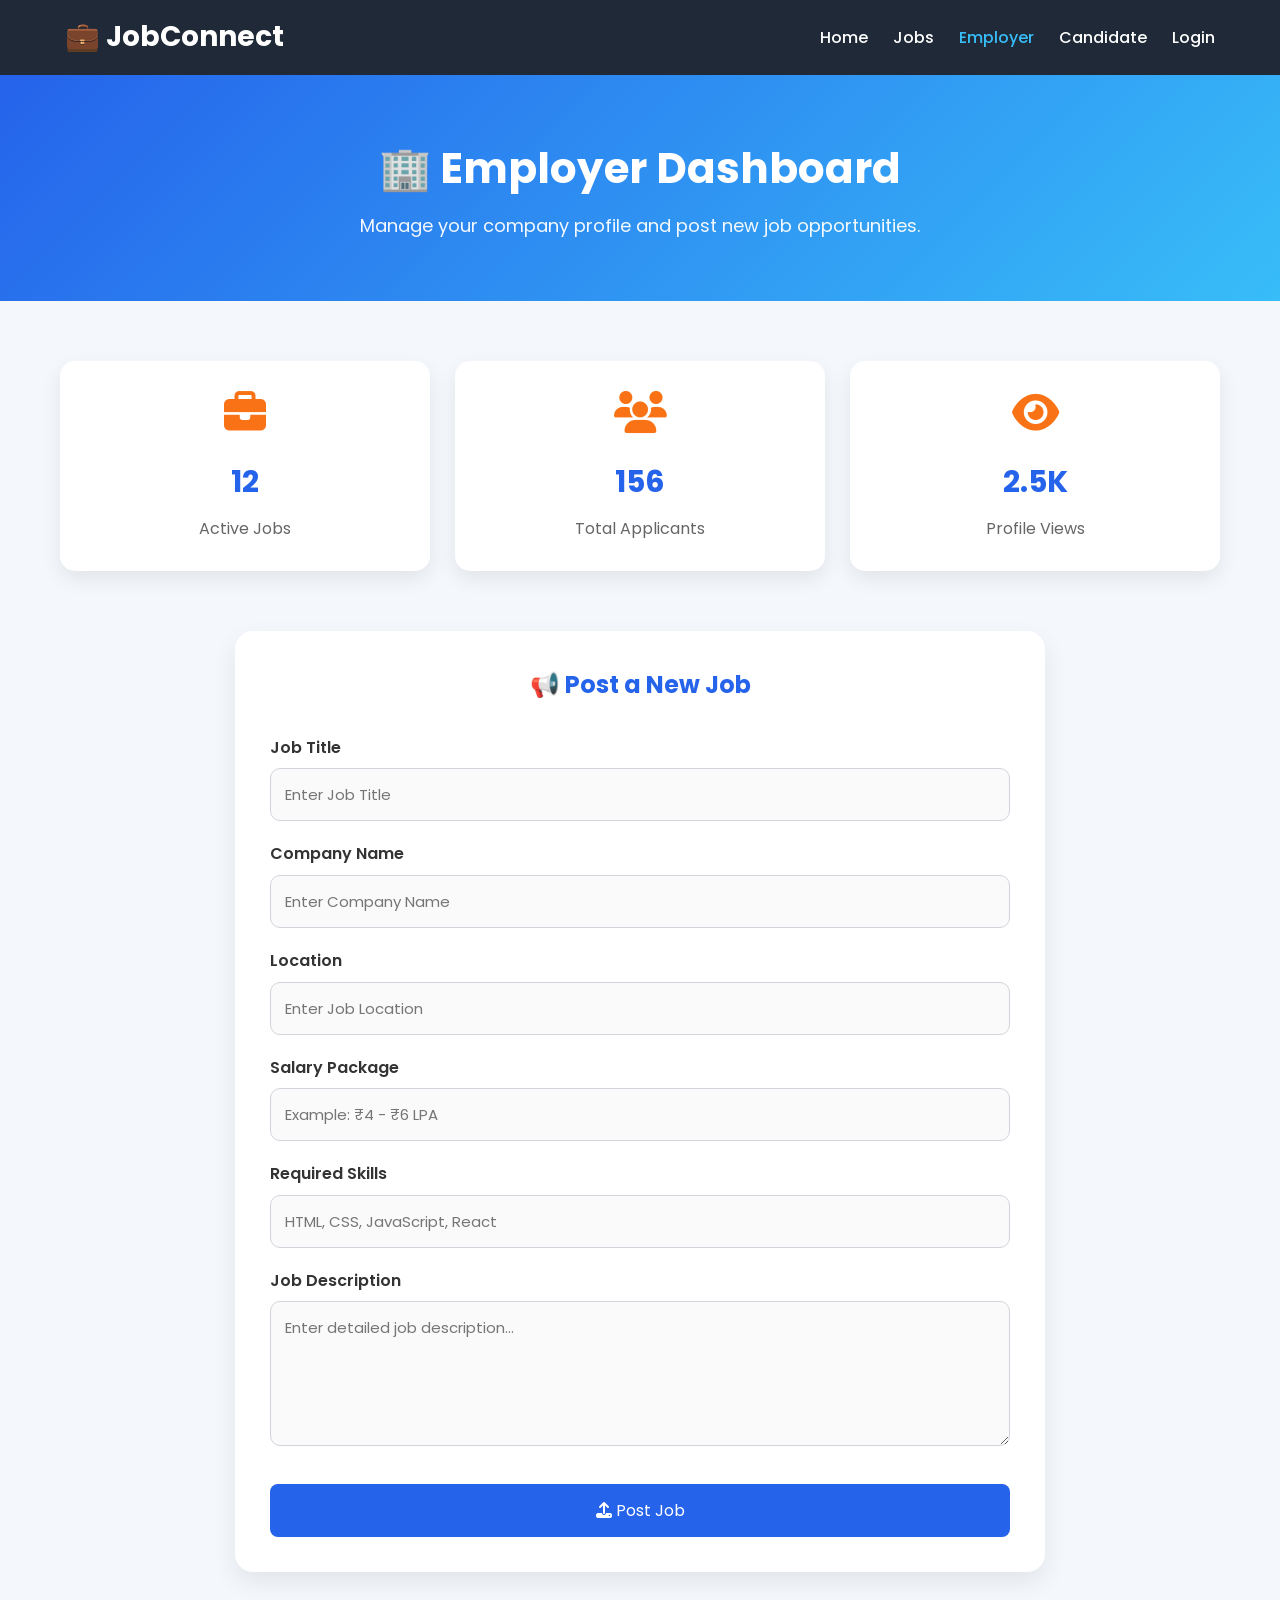
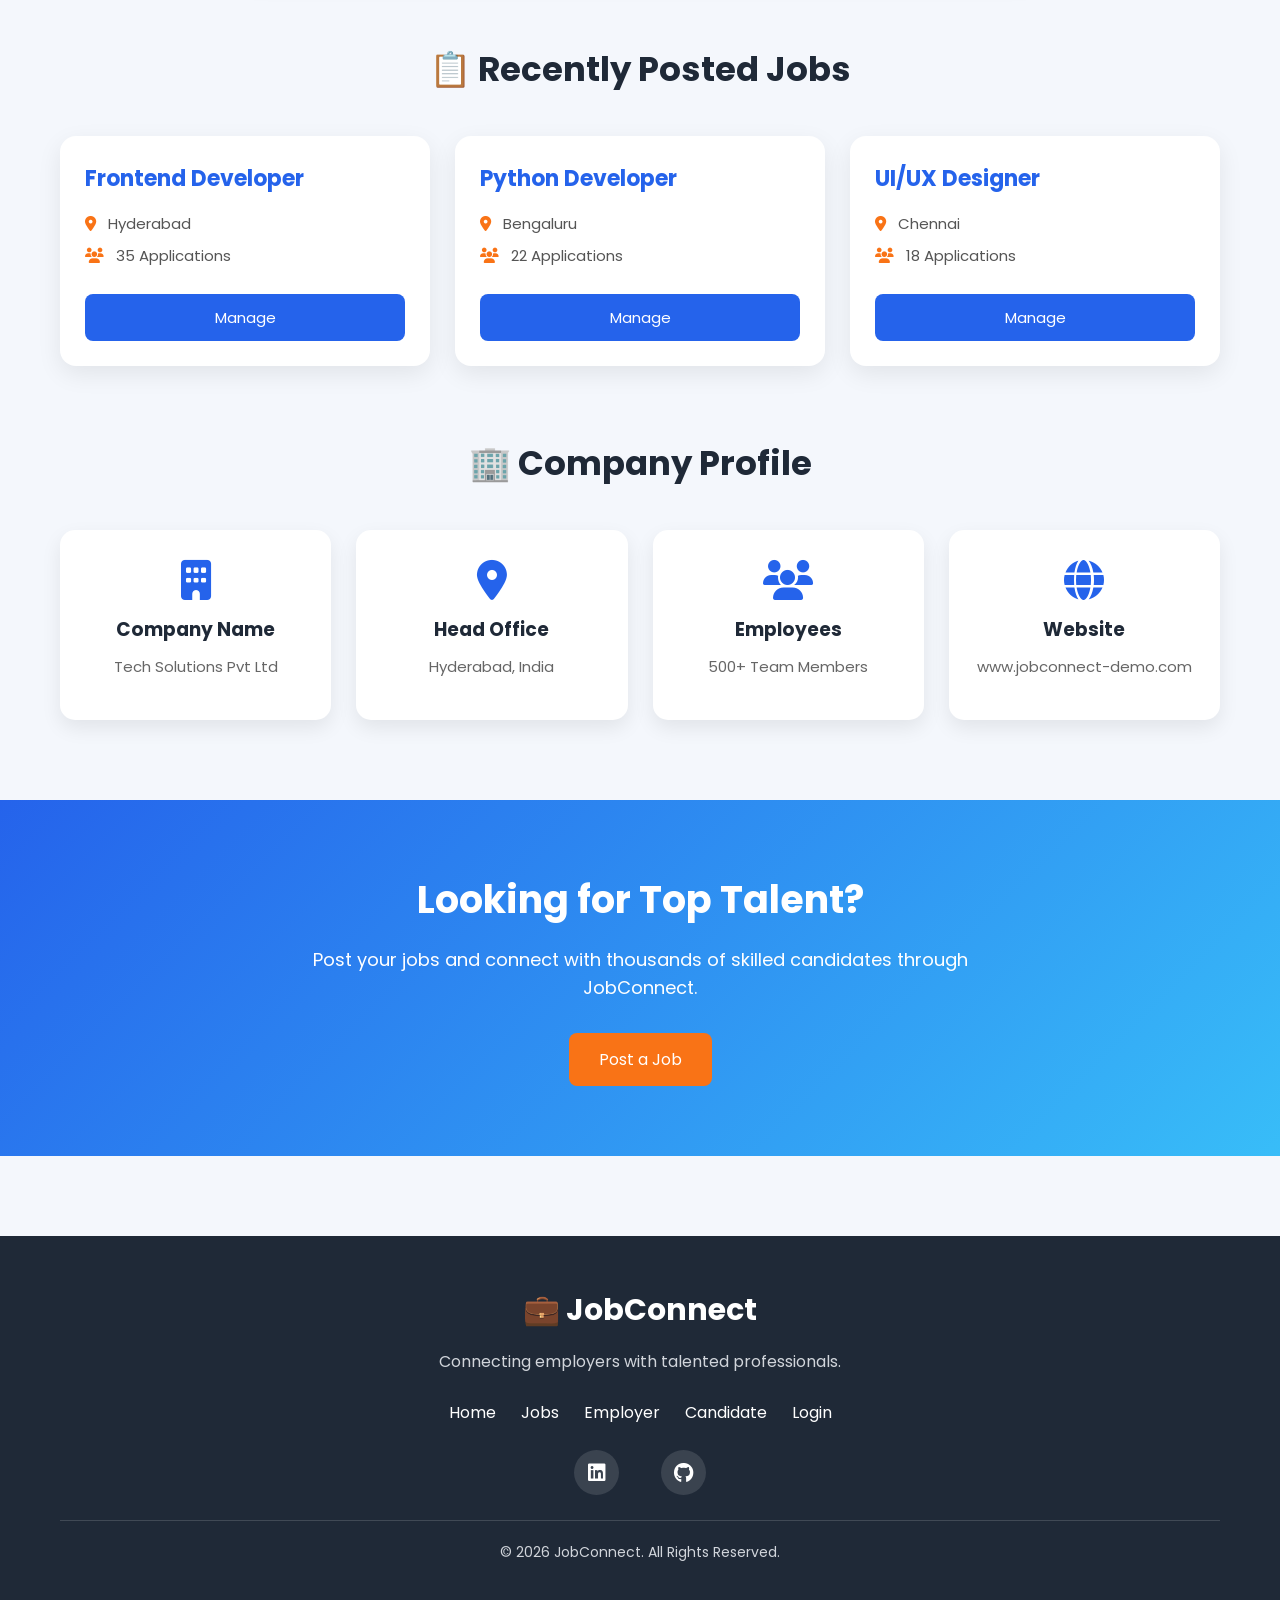
<file: Level-1/Task-4/employer.html>
<!DOCTYPE html>
<html lang="en">
<head>
    <meta charset="UTF-8">
    <meta name="viewport" content="width=device-width, initial-scale=1.0">
    <title>Employer Dashboard - JobConnect</title>

    <!-- CSS -->
    <link rel="stylesheet" href="style.css">

    <!-- Font Awesome -->
    <link rel="stylesheet"
    href="https://cdnjs.cloudflare.com/ajax/libs/font-awesome/6.5.2/css/all.min.css">
</head>
<body>

    <!-- ==================== NAVBAR ==================== -->
    <header>
        <nav class="navbar">
            <div class="logo">
                <h2>💼 JobConnect</h2>
            </div>

            <ul class="nav-links">
                <li><a href="index.html">Home</a></li>
                <li><a href="jobs.html">Jobs</a></li>
                <li><a href="employer.html" class="active">Employer</a></li>
                <li><a href="candidate.html">Candidate</a></li>
                <li><a href="login.html">Login</a></li>
            </ul>
        </nav>
    </header>

    <!-- ==================== PAGE HEADER ==================== -->
    <section class="page-header">
        <h1>🏢 Employer Dashboard</h1>
        <p>Manage your company profile and post new job opportunities.</p>
    </section>

    <!-- ==================== DASHBOARD STATS ==================== -->
    <section class="dashboard-section">
        <div class="dashboard-cards">

            <div class="dashboard-card">
                <i class="fa-solid fa-briefcase"></i>
                <h2>12</h2>
                <p>Active Jobs</p>
            </div>

            <div class="dashboard-card">
                <i class="fa-solid fa-users"></i>
                <h2>156</h2>
                <p>Total Applicants</p>
            </div>

            <div class="dashboard-card">
                <i class="fa-solid fa-eye"></i>
                <h2>2.5K</h2>
                <p>Profile Views</p>
            </div>

        </div>
    </section>

    <!-- ==================== POST A JOB ==================== -->
    <section class="form-section">
        <div class="form-container">
            <h2>📢 Post a New Job</h2>

            <form id="jobPostForm">

                <div class="input-group">
                    <label>Job Title</label>
                    <input type="text" placeholder="Enter Job Title" required>
                </div>

                <div class="input-group">
                    <label>Company Name</label>
                    <input type="text" placeholder="Enter Company Name" required>
                </div>

                <div class="input-group">
                    <label>Location</label>
                    <input type="text" placeholder="Enter Job Location" required>
                </div>

                <div class="input-group">
                    <label>Salary Package</label>
                    <input type="text" placeholder="Example: ₹4 - ₹6 LPA">
                </div>

                <div class="input-group">
                    <label>Required Skills</label>
                    <input type="text"
                        placeholder="HTML, CSS, JavaScript, React">
                </div>

                <div class="input-group">
                    <label>Job Description</label>
                    <textarea rows="5"
                        placeholder="Enter detailed job description..."
                        required></textarea>
                </div>

                <button type="submit" class="submit-btn">
                    <i class="fa-solid fa-upload"></i>
                    Post Job
                </button>

            </form>
        </div>
    </section>

    <!-- ==================== RECENT JOB POSTS ==================== -->
    <section class="featured-jobs">
        <h2 class="section-title">📋 Recently Posted Jobs</h2>

        <div class="job-container">

            <div class="job-card">
                <h3>Frontend Developer</h3>
                <p><i class="fa-solid fa-location-dot"></i> Hyderabad</p>
                <p><i class="fa-solid fa-users"></i> 35 Applications</p>
                <button>Manage</button>
            </div>

            <div class="job-card">
                <h3>Python Developer</h3>
                <p><i class="fa-solid fa-location-dot"></i> Bengaluru</p>
                <p><i class="fa-solid fa-users"></i> 22 Applications</p>
                <button>Manage</button>
            </div>

            <div class="job-card">
                <h3>UI/UX Designer</h3>
                <p><i class="fa-solid fa-location-dot"></i> Chennai</p>
                <p><i class="fa-solid fa-users"></i> 18 Applications</p>
                <button>Manage</button>
            </div>

        </div>
    </section>

    <!-- ==================== COMPANY PROFILE ==================== -->
    <section class="about">
        <h2 class="section-title">🏢 Company Profile</h2>

        <div class="about-grid">

            <div class="about-card">
                <i class="fa-solid fa-building"></i>
                <h3>Company Name</h3>
                <p>Tech Solutions Pvt Ltd</p>
            </div>

            <div class="about-card">
                <i class="fa-solid fa-location-dot"></i>
                <h3>Head Office</h3>
                <p>Hyderabad, India</p>
            </div>

            <div class="about-card">
                <i class="fa-solid fa-users"></i>
                <h3>Employees</h3>
                <p>500+ Team Members</p>
            </div>

            <div class="about-card">
                <i class="fa-solid fa-globe"></i>
                <h3>Website</h3>
                <p>www.jobconnect-demo.com</p>
            </div>

        </div>
    </section>

    <!-- ==================== CALL TO ACTION ==================== -->
    <section class="cta-section">
        <div class="cta-content">
            <h2>Looking for Top Talent?</h2>
            <p>
                Post your jobs and connect with thousands of skilled
                candidates through JobConnect.
            </p>

            <a href="#jobPostForm">
                <button class="cta-btn">Post a Job</button>
            </a>
        </div>
    </section>

    <!-- ==================== FOOTER ==================== -->
    <footer>
        <div class="footer-content">
            <h2>💼 JobConnect</h2>
            <p>Connecting employers with talented professionals.</p>

            <div class="footer-links">
                <a href="index.html">Home</a>
                <a href="jobs.html">Jobs</a>
                <a href="employer.html">Employer</a>
                <a href="candidate.html">Candidate</a>
                <a href="login.html">Login</a>
            </div>

            <div class="social-icons">
    <a href="https://www.linkedin.com/in/kolanupakatejasree" target="_blank">
        <i class="fab fa-linkedin"></i>
    </a>

    <a href="https://github.com/" target="_blank">
        <i class="fab fa-github"></i>
    </a>

</div>

            <p class="copyright">
                © 2026 JobConnect. All Rights Reserved.
            </p>
        </div>
    </footer>

    <!-- JavaScript -->
    <script src="script.js"></script>

</body>
</html>
</file>
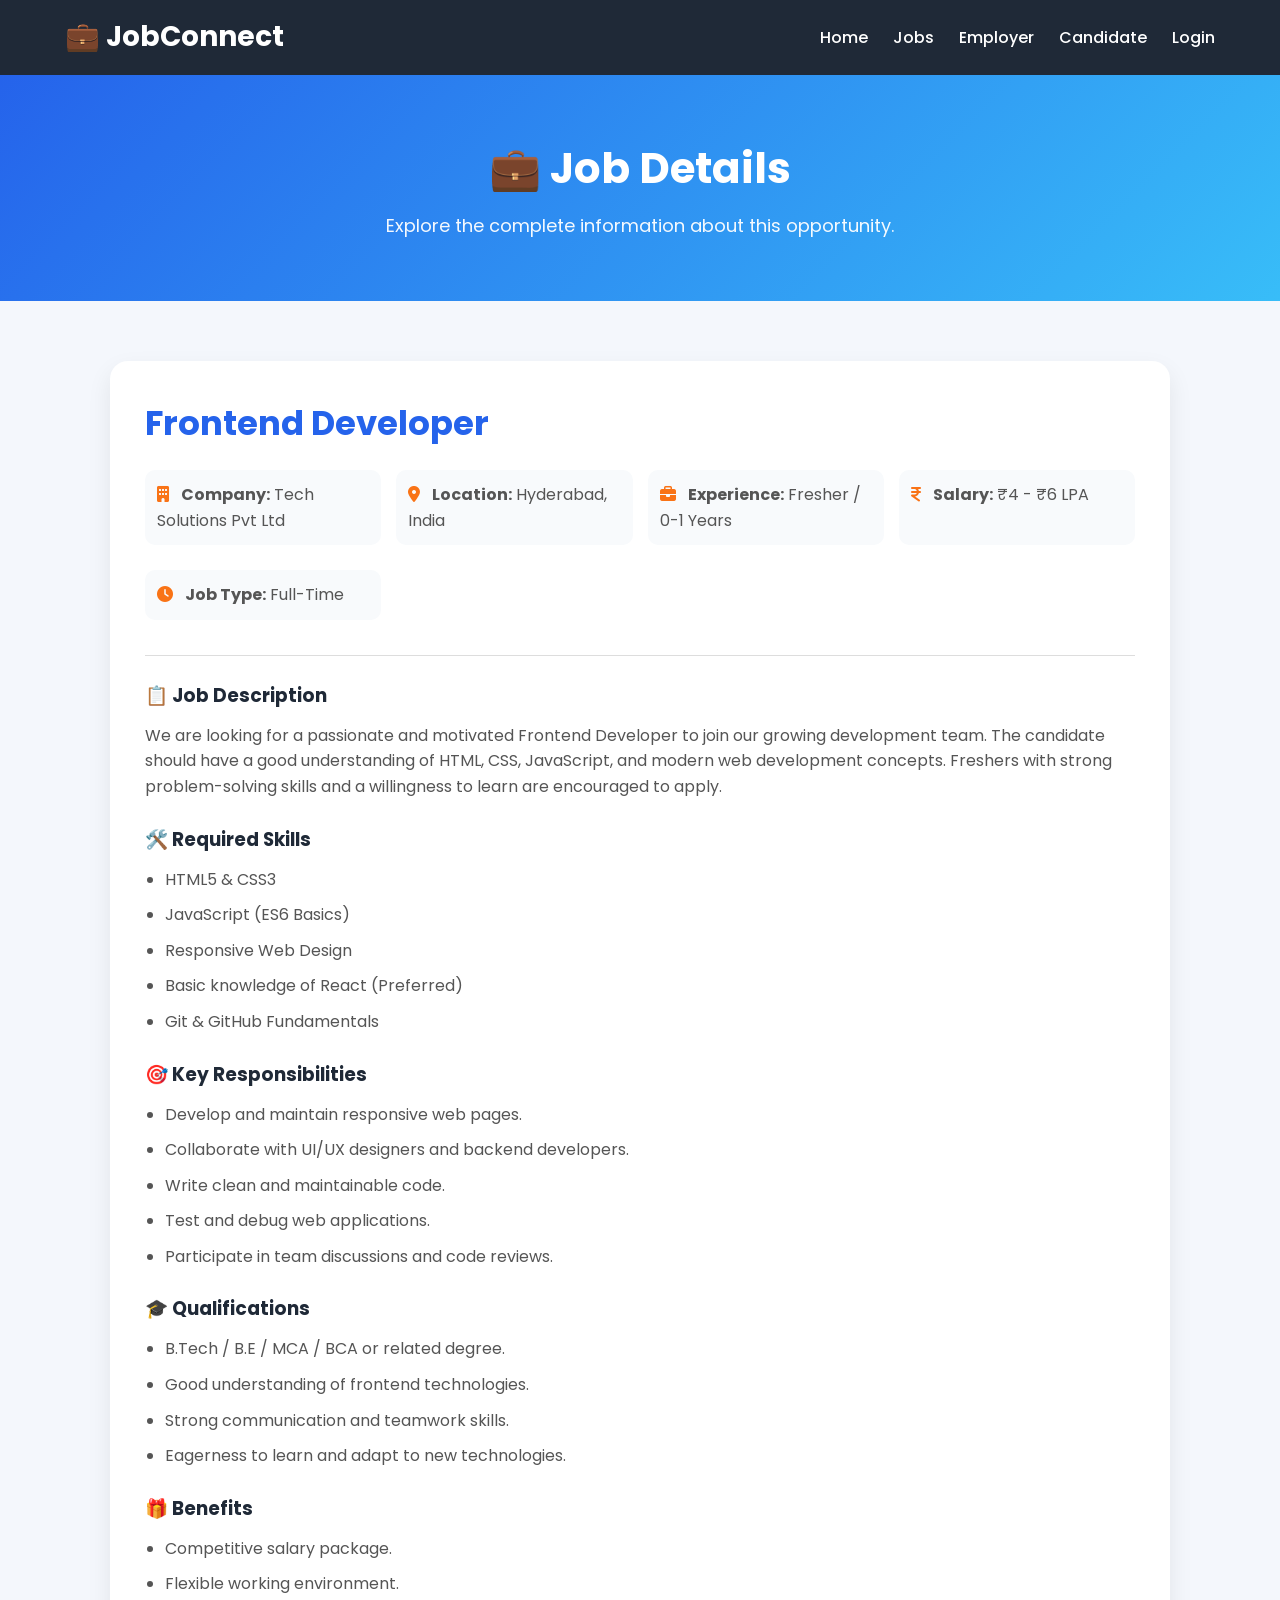
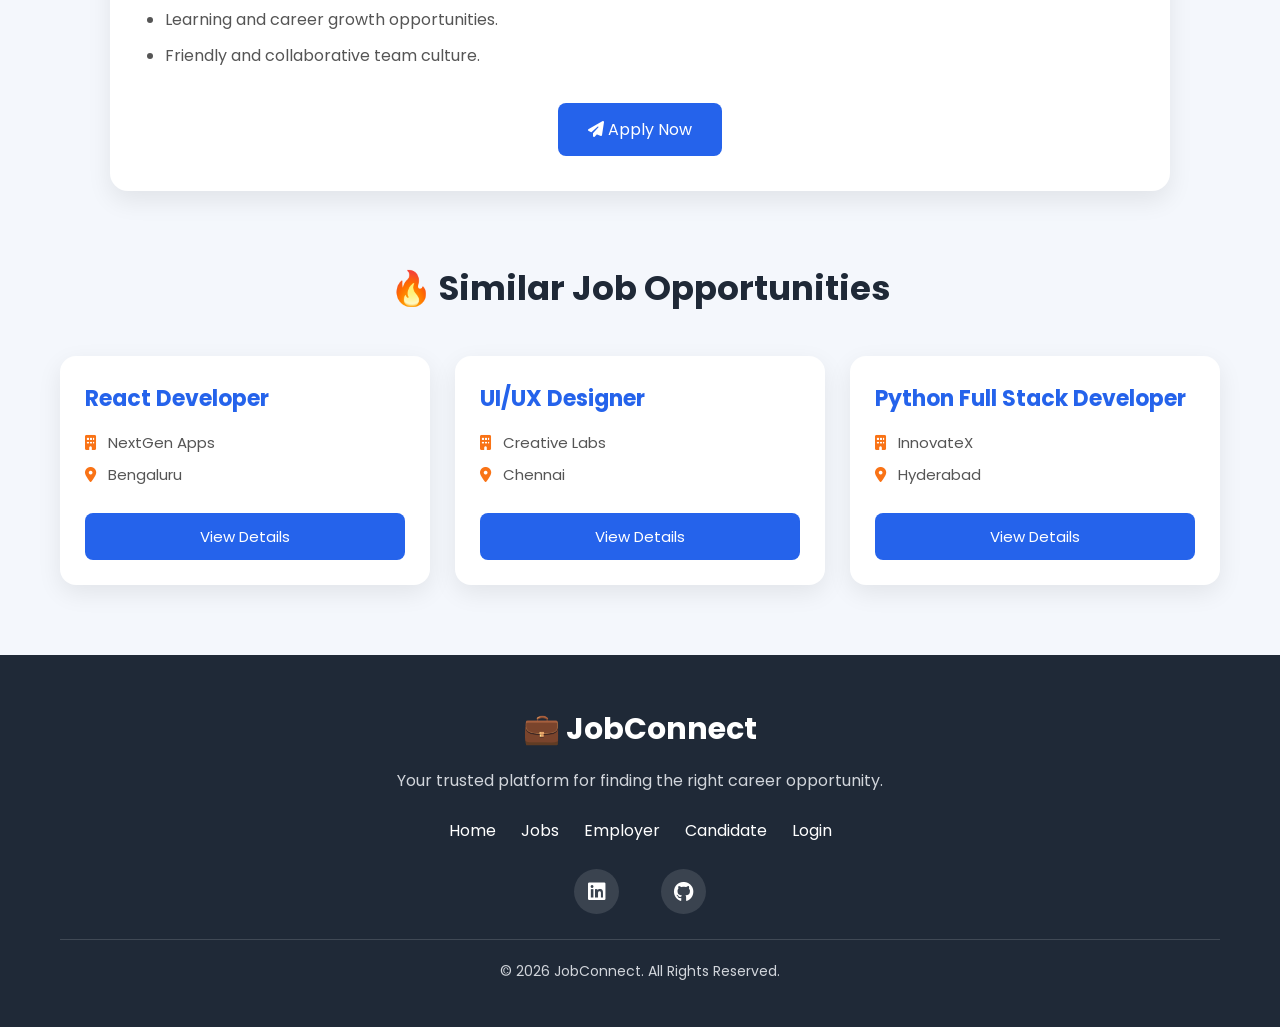
<file: Level-1/Task-4/job-detail.html>
<!DOCTYPE html>
<html lang="en">
<head>
    <meta charset="UTF-8">
    <meta name="viewport" content="width=device-width, initial-scale=1.0">
    <title>Job Details - JobConnect</title>

    <!-- CSS -->
    <link rel="stylesheet" href="style.css">

    <!-- Font Awesome -->
    <link rel="stylesheet"
    href="https://cdnjs.cloudflare.com/ajax/libs/font-awesome/6.5.2/css/all.min.css">
</head>
<body>

    <!-- ==================== NAVBAR ==================== -->
    <header>
        <nav class="navbar">
            <div class="logo">
                <h2>💼 JobConnect</h2>
            </div>

            <ul class="nav-links">
                <li><a href="index.html">Home</a></li>
                <li><a href="jobs.html">Jobs</a></li>
                <li><a href="employer.html">Employer</a></li>
                <li><a href="candidate.html">Candidate</a></li>
                <li><a href="login.html">Login</a></li>
            </ul>
        </nav>
    </header>

    <!-- ==================== PAGE HEADER ==================== -->
    <section class="page-header">
        <h1>💼 Job Details</h1>
        <p>Explore the complete information about this opportunity.</p>
    </section>

    <!-- ==================== JOB DETAIL CARD ==================== -->
    <section class="job-detail-section">
        <div class="job-detail-card">

            <h2>Frontend Developer</h2>

            <div class="job-info">
                <p><i class="fa-solid fa-building"></i>
                    <strong>Company:</strong> Tech Solutions Pvt Ltd
                </p>

                <p><i class="fa-solid fa-location-dot"></i>
                    <strong>Location:</strong> Hyderabad, India
                </p>

                <p><i class="fa-solid fa-briefcase"></i>
                    <strong>Experience:</strong> Fresher / 0-1 Years
                </p>

                <p><i class="fa-solid fa-indian-rupee-sign"></i>
                    <strong>Salary:</strong> ₹4 - ₹6 LPA
                </p>

                <p><i class="fa-solid fa-clock"></i>
                    <strong>Job Type:</strong> Full-Time
                </p>
            </div>

            <hr>

            <h3>📋 Job Description</h3>
            <p>
                We are looking for a passionate and motivated Frontend Developer
                to join our growing development team. The candidate should have a
                good understanding of HTML, CSS, JavaScript, and modern web
                development concepts. Freshers with strong problem-solving skills
                and a willingness to learn are encouraged to apply.
            </p>

            <h3>🛠️ Required Skills</h3>
            <ul>
                <li>HTML5 & CSS3</li>
                <li>JavaScript (ES6 Basics)</li>
                <li>Responsive Web Design</li>
                <li>Basic knowledge of React (Preferred)</li>
                <li>Git & GitHub Fundamentals</li>
            </ul>

            <h3>🎯 Key Responsibilities</h3>
            <ul>
                <li>Develop and maintain responsive web pages.</li>
                <li>Collaborate with UI/UX designers and backend developers.</li>
                <li>Write clean and maintainable code.</li>
                <li>Test and debug web applications.</li>
                <li>Participate in team discussions and code reviews.</li>
            </ul>

            <h3>🎓 Qualifications</h3>
            <ul>
                <li>B.Tech / B.E / MCA / BCA or related degree.</li>
                <li>Good understanding of frontend technologies.</li>
                <li>Strong communication and teamwork skills.</li>
                <li>Eagerness to learn and adapt to new technologies.</li>
            </ul>

            <h3>🎁 Benefits</h3>
            <ul>
                <li>Competitive salary package.</li>
                <li>Flexible working environment.</li>
                <li>Learning and career growth opportunities.</li>
                <li>Friendly and collaborative team culture.</li>
            </ul>

            <!-- Apply Button -->
            <div class="apply-btn-container">
                <a href="apply.html">
                    <button class="apply-btn">
                        <i class="fa-solid fa-paper-plane"></i>
                        Apply Now
                    </button>
                </a>
            </div>

        </div>
    </section>

    <!-- ==================== RELATED JOBS ==================== -->
    <section class="featured-jobs">
        <h2 class="section-title">🔥 Similar Job Opportunities</h2>

        <div class="job-container">

            <div class="job-card">
                <h3>React Developer</h3>
                <p><i class="fa-solid fa-building"></i> NextGen Apps</p>
                <p><i class="fa-solid fa-location-dot"></i> Bengaluru</p>
                <a href="job-detail.html">
                    <button>View Details</button>
                </a>
            </div>

            <div class="job-card">
                <h3>UI/UX Designer</h3>
                <p><i class="fa-solid fa-building"></i> Creative Labs</p>
                <p><i class="fa-solid fa-location-dot"></i> Chennai</p>
                <a href="job-detail.html">
                    <button>View Details</button>
                </a>
            </div>

            <div class="job-card">
                <h3>Python Full Stack Developer</h3>
                <p><i class="fa-solid fa-building"></i> InnovateX</p>
                <p><i class="fa-solid fa-location-dot"></i> Hyderabad</p>
                <a href="job-detail.html">
                    <button>View Details</button>
                </a>
            </div>

        </div>
    </section>

    <!-- ==================== FOOTER ==================== -->
    <footer>
        <div class="footer-content">
            <h2>💼 JobConnect</h2>
            <p>Your trusted platform for finding the right career opportunity.</p>

            <div class="footer-links">
                <a href="index.html">Home</a>
                <a href="jobs.html">Jobs</a>
                <a href="employer.html">Employer</a>
                <a href="candidate.html">Candidate</a>
                <a href="login.html">Login</a>
            </div>

            <div class="social-icons">
    <a href="https://www.linkedin.com/in/kolanupakatejasree" target="_blank">
        <i class="fab fa-linkedin"></i>
    </a>

    <a href="https://github.com/" target="_blank">
        <i class="fab fa-github"></i>
    </a>

</div>

            <p class="copyright">
                © 2026 JobConnect. All Rights Reserved.
            </p>
        </div>
    </footer>

    <!-- JavaScript -->
    <script src="script.js"></script>

</body>
</html>
</file>
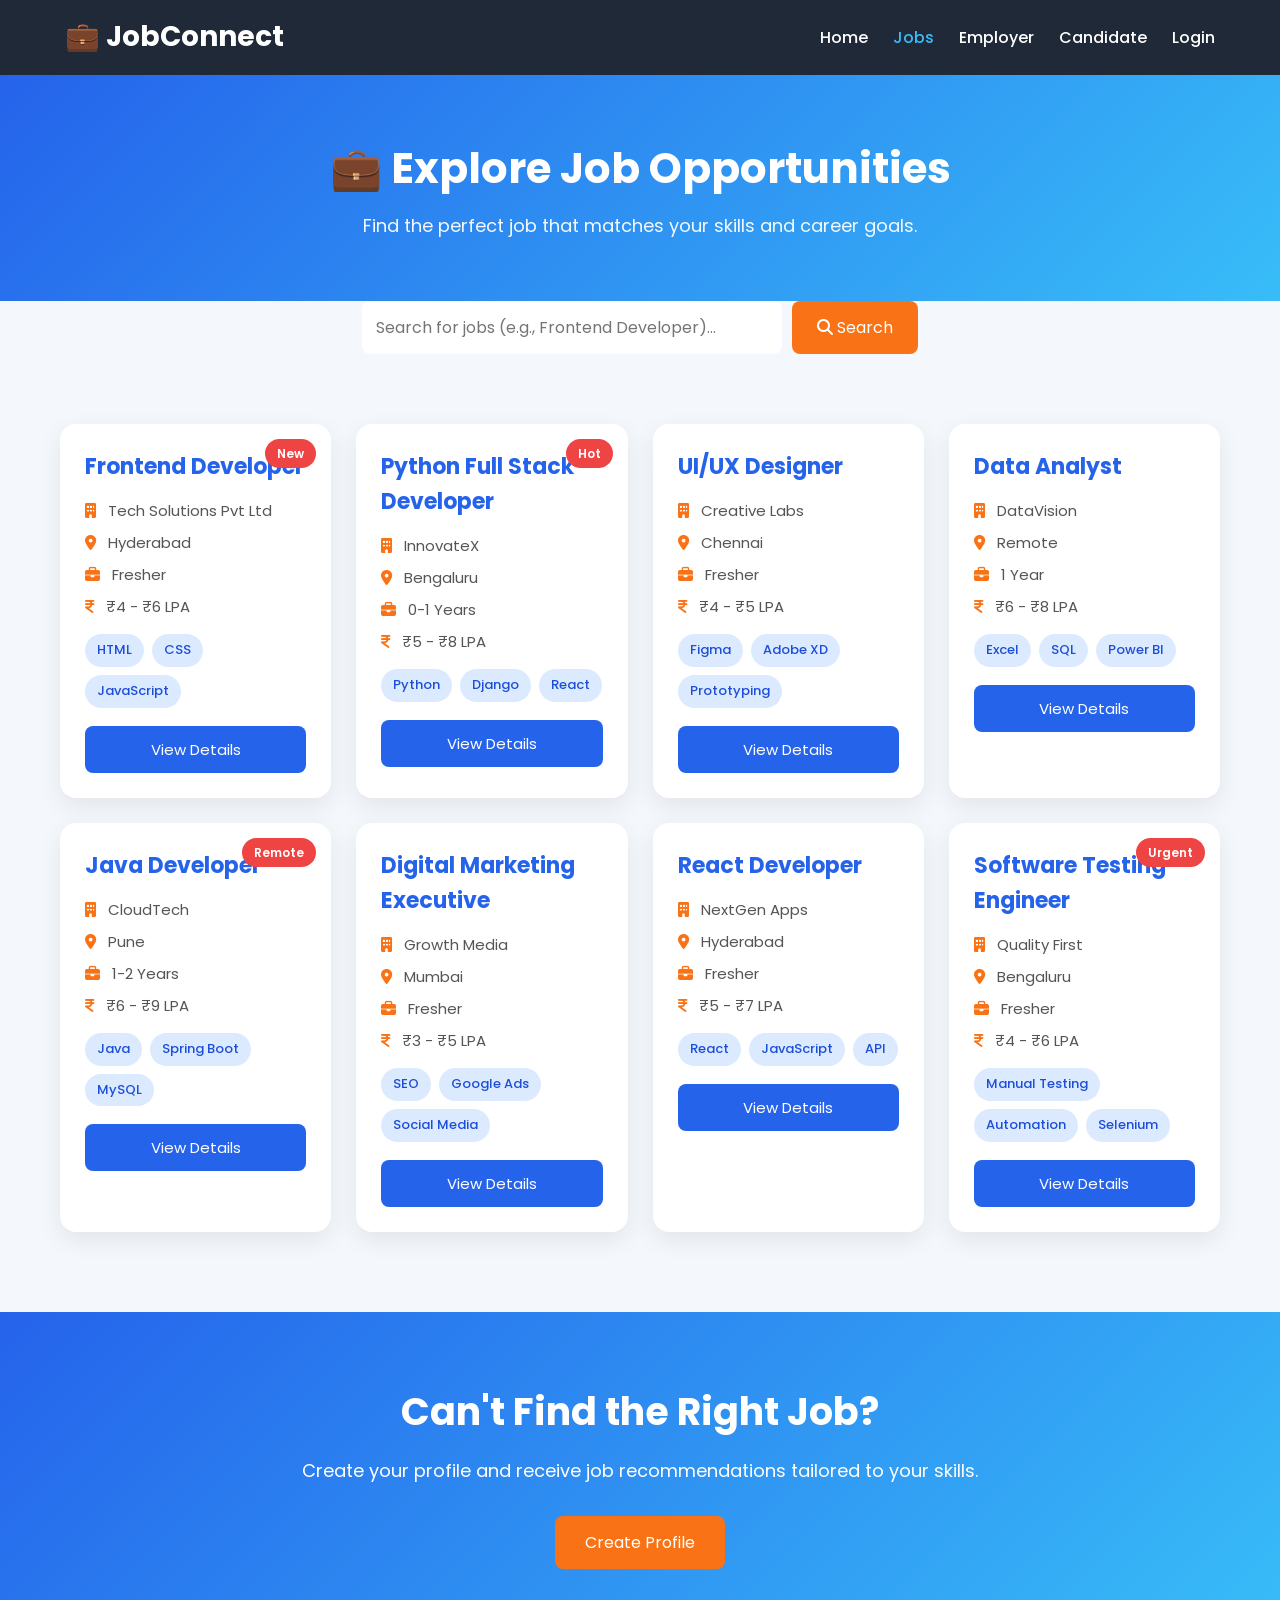
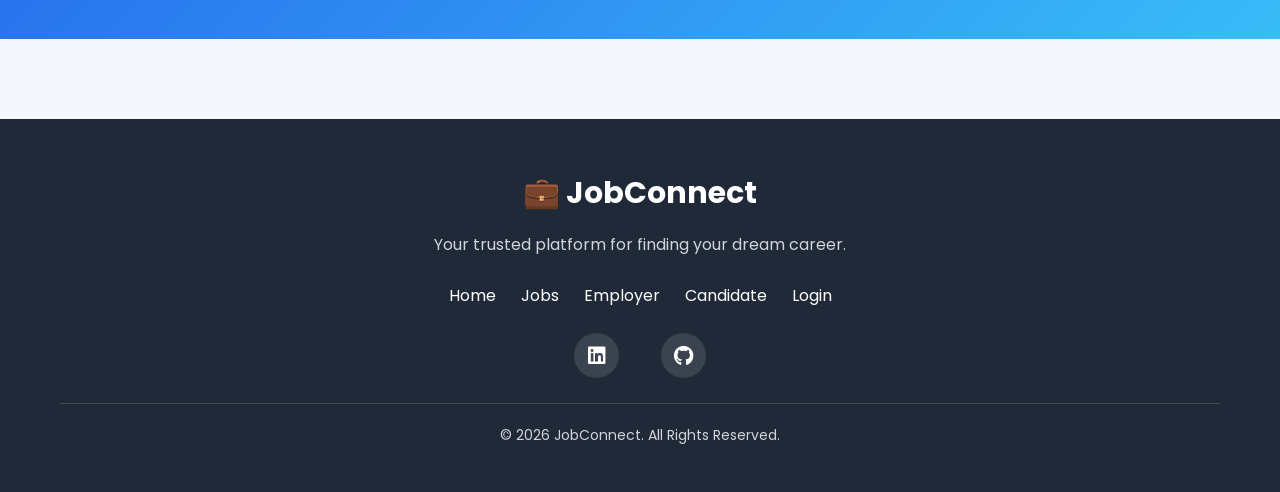
<file: Level-1/Task-4/jobs.html>
<!DOCTYPE html>
<html lang="en">
<head>
    <meta charset="UTF-8">
    <meta name="viewport" content="width=device-width, initial-scale=1.0">
    <title>JobConnect - Job Listings</title>

    <!-- CSS -->
    <link rel="stylesheet" href="style.css">

    <!-- Font Awesome -->
    <link rel="stylesheet"
    href="https://cdnjs.cloudflare.com/ajax/libs/font-awesome/6.5.2/css/all.min.css">
</head>
<body>

    <!-- ==================== NAVBAR ==================== -->
    <header>
        <nav class="navbar">
            <div class="logo">
                <h2>💼 JobConnect</h2>
            </div>

            <ul class="nav-links">
                <li><a href="index.html">Home</a></li>
                <li><a href="jobs.html" class="active">Jobs</a></li>
                <li><a href="employer.html">Employer</a></li>
                <li><a href="candidate.html">Candidate</a></li>
                <li><a href="login.html">Login</a></li>
            </ul>
        </nav>
    </header>

    <!-- ==================== PAGE HEADER ==================== -->
    <section class="page-header">
        <h1>💼 Explore Job Opportunities</h1>
        <p>Find the perfect job that matches your skills and career goals.</p>
    </section>

  
    <!-- ==================== SEARCH BAR ==================== -->
<section class="search-section">
    <div class="search-box">
        <input type="text"
               id="searchInput"
               placeholder="Search for jobs (e.g., Frontend Developer)...">

        <button id="searchBtn">
            <i class="fa-solid fa-magnifying-glass"></i> Search
        </button>
    </div>
</section>

    <!-- ==================== JOB LISTINGS ==================== -->
    <section class="jobs-list-section">

        <div class="job-container">

            <!-- Job Card 1 -->
            <div class="job-card" id="frontend-developer">
                <span class="job-badge">New</span>
                <h3>Frontend Developer</h3>
                <p><i class="fa-solid fa-building"></i> Tech Solutions Pvt Ltd</p>
                <p><i class="fa-solid fa-location-dot"></i> Hyderabad</p>
                <p><i class="fa-solid fa-briefcase"></i> Fresher</p>
                <p><i class="fa-solid fa-indian-rupee-sign"></i> ₹4 - ₹6 LPA</p>

                <div class="job-skills">
                    <span>HTML</span>
                    <span>CSS</span>
                    <span>JavaScript</span>
                </div>

                <a href="job-detail.html">
                    <button>View Details</button>
                </a>
            </div>

            <!-- Job Card 2 -->
            <div class="job-card" id="python-full-stack-developer">
                <span class="job-badge">Hot</span>
                <h3>Python Full Stack Developer</h3>
                <p><i class="fa-solid fa-building"></i> InnovateX</p>
                <p><i class="fa-solid fa-location-dot"></i> Bengaluru</p>
                <p><i class="fa-solid fa-briefcase"></i> 0-1 Years</p>
                <p><i class="fa-solid fa-indian-rupee-sign"></i> ₹5 - ₹8 LPA</p>

                <div class="job-skills">
                    <span>Python</span>
                    <span>Django</span>
                    <span>React</span>
                </div>

                <a href="job-detail.html">
                    <button>View Details</button>
                </a>
            </div>

            <!-- Job Card 3 -->
            <div class="job-card" id="ui-ux-designer">
                <h3>UI/UX Designer</h3>
                <p><i class="fa-solid fa-building"></i> Creative Labs</p>
                <p><i class="fa-solid fa-location-dot"></i> Chennai</p>
                <p><i class="fa-solid fa-briefcase"></i> Fresher</p>
                <p><i class="fa-solid fa-indian-rupee-sign"></i> ₹4 - ₹5 LPA</p>

                <div class="job-skills">
                    <span>Figma</span>
                    <span>Adobe XD</span>
                    <span>Prototyping</span>
                </div>

                <a href="job-detail.html">
                    <button>View Details</button>
                </a>
            </div>

            <!-- Job Card 4 -->
            <div class="job-card" id="data-analyst">
                <h3>Data Analyst</h3>
                <p><i class="fa-solid fa-building"></i> DataVision</p>
                <p><i class="fa-solid fa-location-dot"></i> Remote</p>
                <p><i class="fa-solid fa-briefcase"></i> 1 Year</p>
                <p><i class="fa-solid fa-indian-rupee-sign"></i> ₹6 - ₹8 LPA</p>

                <div class="job-skills">
                    <span>Excel</span>
                    <span>SQL</span>
                    <span>Power BI</span>
                </div>

                <a href="job-detail.html">
                    <button>View Details</button>
                </a>
            </div>

            <!-- Job Card 5 -->
            <div class="job-card" id="java-developer">
                <span class="job-badge">Remote</span>
                <h3>Java Developer</h3>
                <p><i class="fa-solid fa-building"></i> CloudTech</p>
                <p><i class="fa-solid fa-location-dot"></i> Pune</p>
                <p><i class="fa-solid fa-briefcase"></i> 1-2 Years</p>
                <p><i class="fa-solid fa-indian-rupee-sign"></i> ₹6 - ₹9 LPA</p>

                <div class="job-skills">
                    <span>Java</span>
                    <span>Spring Boot</span>
                    <span>MySQL</span>
                </div>

                <a href="job-detail.html">
                    <button>View Details</button>
                </a>
            </div>

            <!-- Job Card 6 -->
            <div class="job-card" id="digital-marketing-executive">
                <h3>Digital Marketing Executive</h3>
                <p><i class="fa-solid fa-building"></i> Growth Media</p>
                <p><i class="fa-solid fa-location-dot"></i> Mumbai</p>
                <p><i class="fa-solid fa-briefcase"></i> Fresher</p>
                <p><i class="fa-solid fa-indian-rupee-sign"></i> ₹3 - ₹5 LPA</p>

                <div class="job-skills">
                    <span>SEO</span>
                    <span>Google Ads</span>
                    <span>Social Media</span>
                </div>

                <a href="job-detail.html">
                    <button>View Details</button>
                </a>
            </div>

            <!-- Job Card 7 -->
            <div class="job-card" id="react-developer">
                <h3>React Developer</h3>
                <p><i class="fa-solid fa-building"></i> NextGen Apps</p>
                <p><i class="fa-solid fa-location-dot"></i> Hyderabad</p>
                <p><i class="fa-solid fa-briefcase"></i> Fresher</p>
                <p><i class="fa-solid fa-indian-rupee-sign"></i> ₹5 - ₹7 LPA</p>

                <div class="job-skills">
                    <span>React</span>
                    <span>JavaScript</span>
                    <span>API</span>
                </div>

                <a href="job-detail.html">
                    <button>View Details</button>
                </a>
            </div>

            <!-- Job Card 8 -->
            <div class="job-card" id="software-testing-engineer">
                <span class="job-badge">Urgent</span>
                <h3>Software Testing Engineer</h3>
                <p><i class="fa-solid fa-building"></i> Quality First</p>
                <p><i class="fa-solid fa-location-dot"></i> Bengaluru</p>
                <p><i class="fa-solid fa-briefcase"></i> Fresher</p>
                <p><i class="fa-solid fa-indian-rupee-sign"></i> ₹4 - ₹6 LPA</p>

                <div class="job-skills">
                    <span>Manual Testing</span>
                    <span>Automation</span>
                    <span>Selenium</span>
                </div>

                <a href="job-detail.html">
                    <button>View Details</button>
                </a>
            </div>

        </div>
    </section>

    <!-- ==================== CTA ==================== -->
    <section class="cta-section">
        <div class="cta-content">
            <h2>Can't Find the Right Job?</h2>
            <p>
                Create your profile and receive job recommendations
                tailored to your skills.
            </p>

            <a href="login.html">
                <button class="cta-btn">Create Profile</button>
            </a>
        </div>
    </section>

    <!-- ==================== FOOTER ==================== -->
    <footer>
        <div class="footer-content">
            <h2>💼 JobConnect</h2>
            <p>Your trusted platform for finding your dream career.</p>

            <div class="footer-links">
                <a href="index.html">Home</a>
                <a href="jobs.html">Jobs</a>
                <a href="employer.html">Employer</a>
                <a href="candidate.html">Candidate</a>
                <a href="login.html">Login</a>
            </div>

            <div class="social-icons">
    <a href="https://www.linkedin.com/in/kolanupakatejasree" target="_blank">
        <i class="fab fa-linkedin"></i>
    </a>

    <a href="https://github.com/" target="_blank">
        <i class="fab fa-github"></i>
    </a>

</div>

            <p class="copyright">
                © 2026 JobConnect. All Rights Reserved.
            </p>
        </div>
    </footer>

    <!-- JavaScript -->
    <script src="script.js"></script>

</body>
</html>
</file>
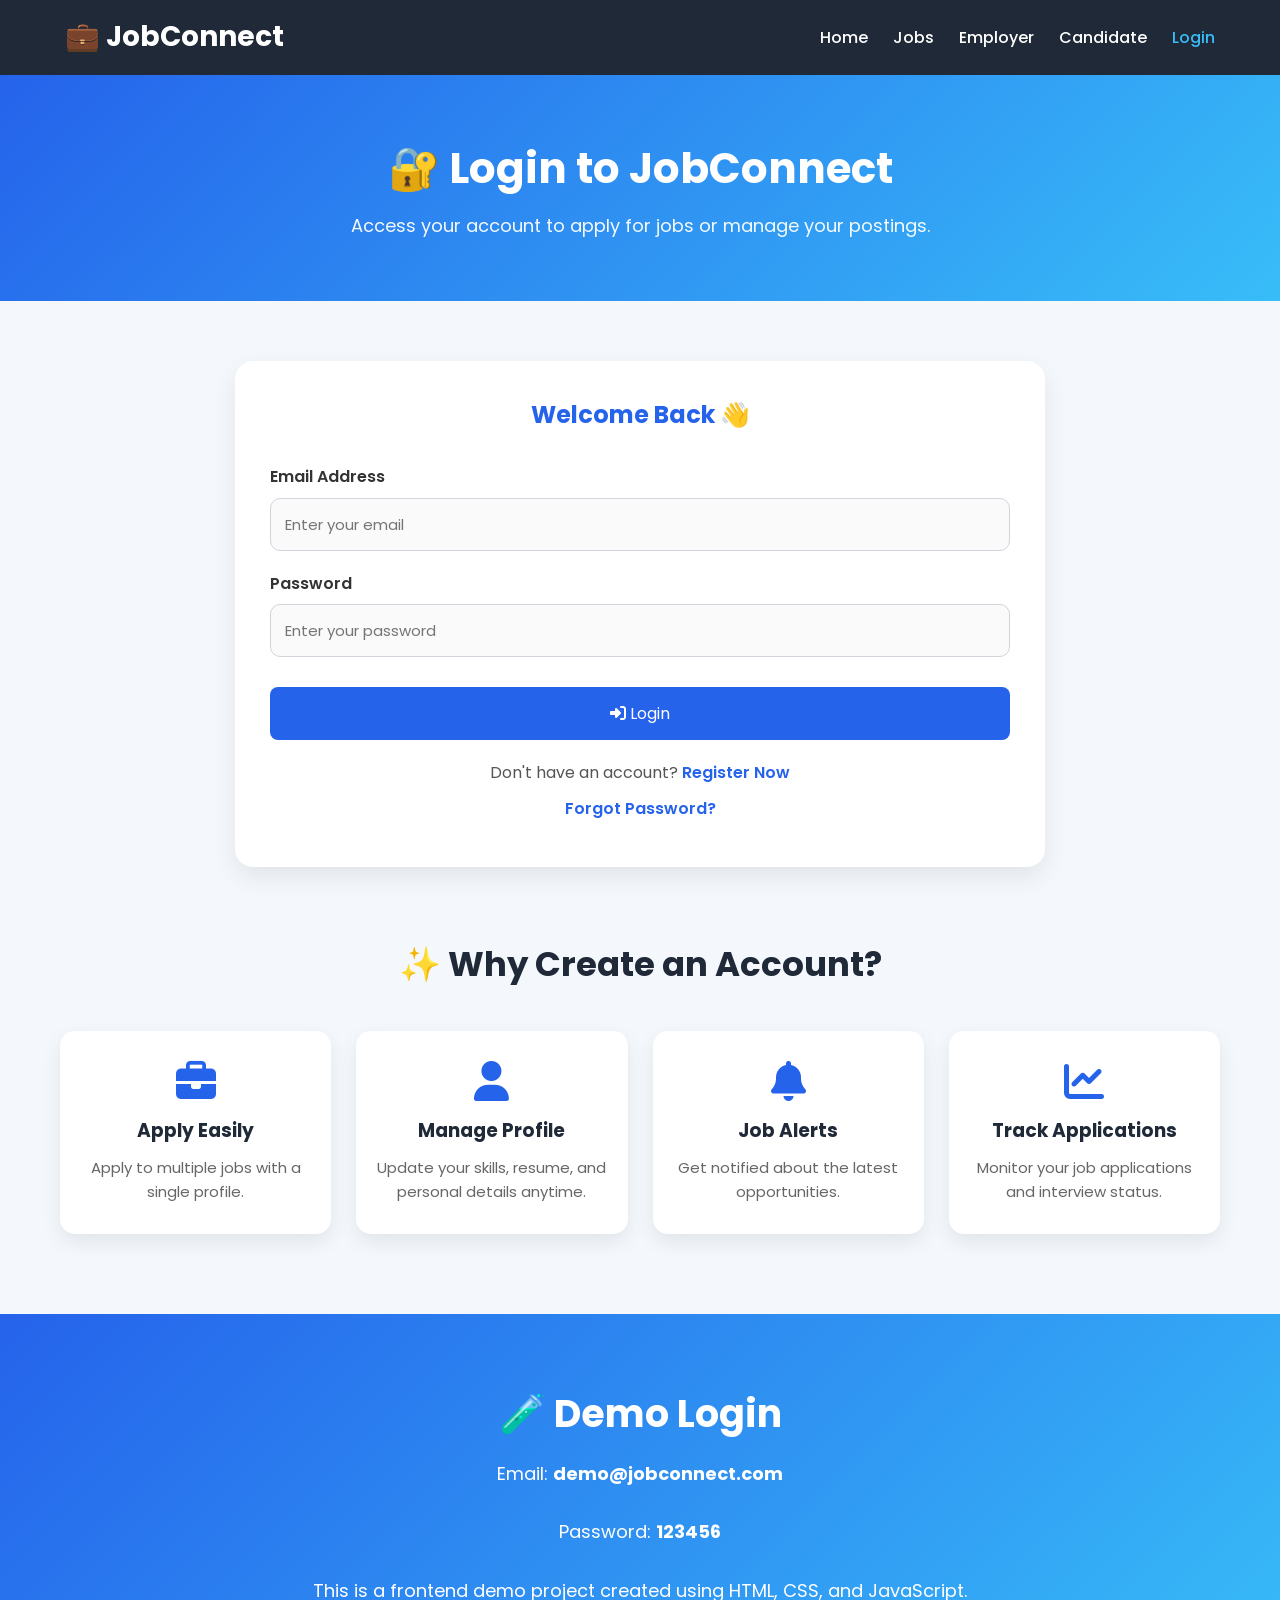
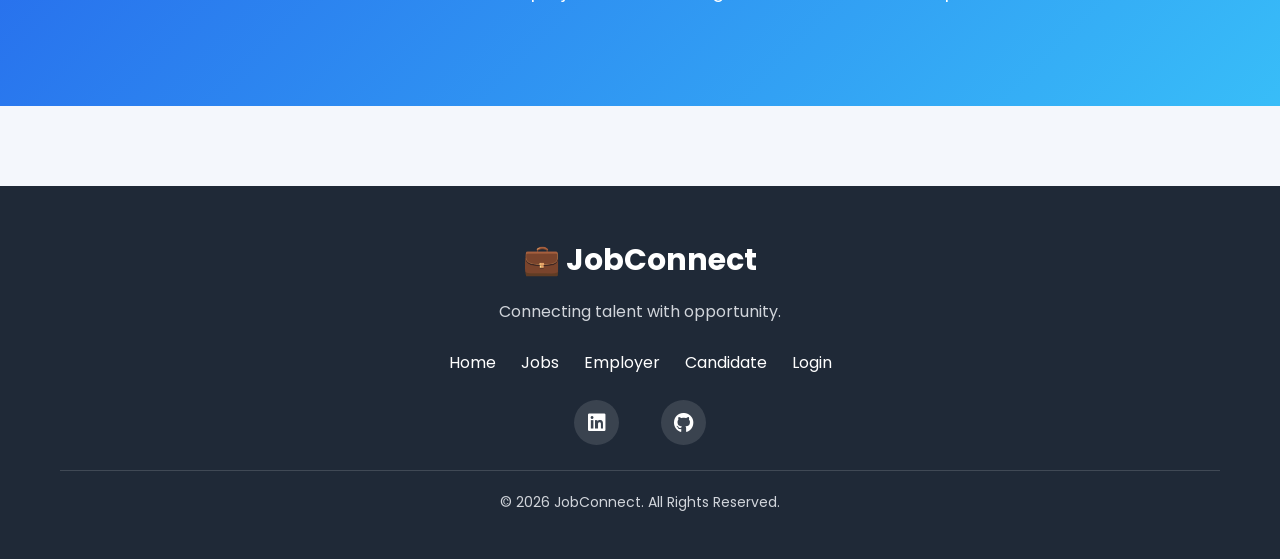
<file: Level-1/Task-4/login.html>
<!DOCTYPE html>
<html lang="en">
<head>
    <meta charset="UTF-8">
    <meta name="viewport" content="width=device-width, initial-scale=1.0">
    <title>Login - JobConnect</title>

    <!-- CSS -->
    <link rel="stylesheet" href="style.css">

    <!-- Font Awesome -->
    <link rel="stylesheet"
    href="https://cdnjs.cloudflare.com/ajax/libs/font-awesome/6.5.2/css/all.min.css">
</head>
<body>

    <!-- ==================== NAVBAR ==================== -->
    <header>
        <nav class="navbar">
            <div class="logo">
                <h2>💼 JobConnect</h2>
            </div>

            <ul class="nav-links">
                <li><a href="index.html">Home</a></li>
                <li><a href="jobs.html">Jobs</a></li>
                <li><a href="employer.html">Employer</a></li>
                <li><a href="candidate.html">Candidate</a></li>
                <li><a href="login.html" class="active">Login</a></li>
            </ul>
        </nav>
    </header>

    <!-- ==================== LOGIN SECTION ==================== -->
    <section class="page-header">
        <h1>🔐 Login to JobConnect</h1>
        <p>Access your account to apply for jobs or manage your postings.</p>
    </section>

    <section class="form-section">
        <div class="form-container">

            <h2>Welcome Back 👋</h2>

            <form id="loginForm">

                <div class="input-group">
                    <label for="email">Email Address</label>
                    <input
                        type="email"
                        id="email"
                        placeholder="Enter your email"
                        required>
                </div>

                <div class="input-group">
                    <label for="password">Password</label>
                    <input
                        type="password"
                        id="password"
                        placeholder="Enter your password"
                        required>
                </div>

                <button type="submit" class="submit-btn">
                    <i class="fa-solid fa-right-to-bracket"></i>
                    Login
                </button>

            </form>

            <div class="login-extra">
    <p>Don't have an account?
        <a href="#" id="showRegister">Register Now</a>
    </p>
    <p><a href="#">Forgot Password?</a></p>
</div>
            <!-- Register Form -->
<form id="registerForm" style="display: none; margin-top: 25px;">

    <h2>Create Account</h2>

    <div class="input-group">
        <label for="regName">Full Name</label>
        <input
            type="text"
            id="regName"
            placeholder="Enter your full name"
            required>
    </div>

    <div class="input-group">
        <label for="regEmail">Email Address</label>
        <input
            type="email"
            id="regEmail"
            placeholder="Enter your email"
            required>
    </div>

    <div class="input-group">
        <label for="regPassword">Password</label>
        <input
            type="password"
            id="regPassword"
            placeholder="Create a password"
            required>
    </div>

    <button type="submit" class="submit-btn">
        <i class="fa-solid fa-user-plus"></i>
        Register
    </button>

    <div class="login-extra">
        <p>Already have an account?
            <a href="#" id="showLogin">Login Here</a>
        </p>
    </div>

</form>

        </div>
    </section>

    <!-- ==================== BENEFITS SECTION ==================== -->
    <section class="about">
        <h2 class="section-title">✨ Why Create an Account?</h2>

        <div class="about-grid">

            <div class="about-card">
                <i class="fa-solid fa-briefcase"></i>
                <h3>Apply Easily</h3>
                <p>Apply to multiple jobs with a single profile.</p>
            </div>

            <div class="about-card">
                <i class="fa-solid fa-user"></i>
                <h3>Manage Profile</h3>
                <p>Update your skills, resume, and personal details anytime.</p>
            </div>

            <div class="about-card">
                <i class="fa-solid fa-bell"></i>
                <h3>Job Alerts</h3>
                <p>Get notified about the latest opportunities.</p>
            </div>

            <div class="about-card">
                <i class="fa-solid fa-chart-line"></i>
                <h3>Track Applications</h3>
                <p>Monitor your job applications and interview status.</p>
            </div>

        </div>
    </section>

    <!-- ==================== DEMO CREDENTIALS ==================== -->
    <section class="cta-section">
        <div class="cta-content">
            <h2>🧪 Demo Login</h2>
            <p>Email: <strong>demo@jobconnect.com</strong></p>
            <p>Password: <strong>123456</strong></p>
            <p>This is a frontend demo project created using HTML, CSS, and JavaScript.</p>
        </div>
    </section>

    <!-- ==================== FOOTER ==================== -->
    <footer>
        <div class="footer-content">
            <h2>💼 JobConnect</h2>
            <p>Connecting talent with opportunity.</p>

            <div class="footer-links">
                <a href="index.html">Home</a>
                <a href="jobs.html">Jobs</a>
                <a href="employer.html">Employer</a>
                <a href="candidate.html">Candidate</a>
                <a href="login.html">Login</a>
            </div>

            <div class="social-icons">
    <a href="https://www.linkedin.com/in/kolanupakatejasree" target="_blank">
        <i class="fab fa-linkedin"></i>
    </a>

    <a href="https://github.com/" target="_blank">
        <i class="fab fa-github"></i>
    </a>

</div>
            <p class="copyright">
                © 2026 JobConnect. All Rights Reserved.
            </p>
        </div>
    </footer>

    <!-- JavaScript -->
    <script src="script.js"></script>

</body>
</html>
</file>
<file: Level-1/Task-2/style.css>
/* Google Font */
@import url('https://fonts.googleapis.com/css2?family=Poppins:wght@300;400;500;600;700&display=swap');

*{
    margin:0;
    padding:0;
    box-sizing:border-box;
    font-family:'Poppins',sans-serif;
    scroll-behavior:smooth;
}

body{
    background:#f5f7fb;
    color:#333;
    line-height:1.6;
}

/* Navbar */

nav{
    position:fixed;
    top:0;
    width:100%;
    background:#0f172a;
    color:white;
    display:flex;
    justify-content:space-between;
    align-items:center;
    padding:18px 8%;
    z-index:1000;
    box-shadow:0 2px 10px rgba(0,0,0,0.1);
}

.logo{
    font-size:1.5rem;
    font-weight:700;
}

nav ul{
    display:flex;
    list-style:none;
    gap:30px;
}

nav ul li a{
    text-decoration:none;
    color:white;
    transition:0.3s;
}

nav ul li a:hover{
    color:#f59e0b;
}

/* Hero Section */

.hero{
    height:100vh;
    background:linear-gradient(
        rgba(15,23,42,0.8),
        rgba(15,23,42,0.8)
    ),
    url('https://images.unsplash.com/photo-1516321318423-f06f85e504b3?auto=format&fit=crop&w=1600&q=80');
    background-size:cover;
    background-position:center;
    display:flex;
    flex-direction:column;
    justify-content:center;
    align-items:center;
    text-align:center;
    color:white;
    padding:20px;
}

.hero h1{
    font-size:5rem;
    margin-bottom:15px;
    font-weight:700;
}

.hero p{
    font-size:1.6rem;
    margin-bottom:15px;
    max-width:800px;
}

.hero-buttons{
    margin-top:20px;
}

.btn{
    display:inline-block;
    margin:0 10px;
}

.btn-secondary{
    background:#1e293b;
}

.btn-secondary:hover{
    background:#334155;
}

.btn{
    text-decoration:none;
    background:#f59e0b;
    color:white;
    padding:14px 32px;
    border-radius:8px;
    transition:0.3s;
    font-weight:600;
}

.btn:hover{
    background:#d97706;
    transform:translateY(-3px);
}

/* Sections */

section{
    padding:90px 8%;
}

section h2{
    text-align:center;
    margin-bottom:30px;
    font-size:2.2rem;
    color:#0f172a;
}

/* About */

/* Hackathon Tracks */

.tracks{
    text-align:center;
}

.track-container{
    display:grid;
    grid-template-columns:repeat(auto-fit,minmax(220px,1fr));
    gap:25px;
    margin-top:40px;
}

.track-card{
    background:white;
    padding:30px;
    border-radius:15px;
    font-weight:600;
    box-shadow:0 5px 20px rgba(0,0,0,0.08);
    transition:0.3s;
}

.track-card:hover{
    transform:translateY(-10px);
}

.about p{
    font-size:1.2rem;
    line-height:1.9;
    max-width:850px;
    margin:auto;
}

/* Statistics */

.stats{
    display:grid;
    grid-template-columns:repeat(auto-fit,minmax(220px,1fr));
    gap:25px;
}

.card{
    background:white;
    padding:35px;
    border-radius:15px;
    text-align:center;
    box-shadow:0 5px 20px rgba(0,0,0,0.08);
    transition:0.3s;
}

.card:hover{
    transform:translateY(-10px);
    transition:0.3s;
}

.card h3{
    font-size:2rem;
    color:#f59e0b;
}

/* Countdown */

.countdown{
    text-align:center;
    background:#e2e8f0;
}

#timer{
    font-size:2rem;
    font-weight:bold;
    color:#0f172a;
    margin-top:20px;
}

/* Timeline */

.timeline{
    max-width:800px;
    margin:auto;
}

.event{
    background:white;
    padding:20px;
    margin:15px 0;
    border-left:6px solid #f59e0b;
    border-radius:8px;
    box-shadow:0 3px 10px rgba(0,0,0,0.08);
    transition:0.3s;
}

.event:hover{
    transform:translateX(10px);
}

/* Prize Cards */

/* Prize Cards */

.prizes{
    text-align:center;
    padding:90px 8%;
}

.prizes h2{
    margin-bottom:40px;
}

.prize-container{
    display:flex;
    justify-content:center;
    gap:30px;
    flex-wrap:wrap;
}

.prize-card{
    background:white;
    width:280px;
    padding:35px;
    border-radius:15px;
    box-shadow:0 5px 15px rgba(0,0,0,0.08);
    transition:0.3s;
}

.prize-card:hover{
    transform:translateY(-10px);
}

.prize-card h3{
    margin-bottom:10px;
}

.prize-card p{
    font-size:1.8rem;
    color:#f59e0b;
    font-weight:bold;
}

.prizes h2{
    margin-bottom:40px;
}

.prize-card{
    background:white;
    text-align:center;
    padding:35px;
    border-radius:15px;
    box-shadow:0 5px 15px rgba(0,0,0,0.08);
    transition:0.3s;
}

.prize-card:hover{
    transform:translateY(-10px);
}

.prize-card h3{
    margin-bottom:10px;
}

.prize-card p{
    font-size:1.8rem;
    color:#f59e0b;
    font-weight:bold;
}

/* Registration */

.register form{
    max-width:600px;
    margin:auto;
    display:flex;
    flex-direction:column;
    gap:15px;
}

.register input{
    padding:15px;
    border:1px solid #ccc;
    border-radius:8px;
    outline:none;
}

.register button{
    padding:15px;
    border:none;
    background:#0f172a;
    color:white;
    border-radius:8px;
    cursor:pointer;
    transition:0.3s;
}

.register button:hover{
    background:#1e293b;
}

/* Back To Top */

#topBtn{
    position:fixed;
    right:25px;
    bottom:25px;
    width:50px;
    height:50px;
    border:none;
    border-radius:50%;
    background:#f59e0b;
    color:white;
    font-size:20px;
    cursor:pointer;
    display:none;
}

/* Footer */

footer{
    background:#0b1430;
    color:white;
    text-align:center;
    padding:30px 20px;
}

.footer-links{
    margin:15px 0;
}

.footer-links a{
    color:white;
    text-decoration:none;
    margin:0 15px;
    transition:0.3s;
}

.footer-links a:hover{
    color:#f9a826;
}

/* Responsive */

@media(max-width:768px){

    nav{
        flex-direction:column;
        gap:10px;
    }

    nav ul{
        gap:15px;
        flex-wrap:wrap;
        justify-content:center;
    }

    .hero h1{
        font-size:2.5rem;
    }

    .hero p{
        font-size:1rem;
    }

    #timer{
        font-size:1.3rem;
    }
}
</file>
<file: Level-1/Task-3/style.css>
* {
    margin: 0;
    padding: 0;
    box-sizing: border-box;
    font-family: Arial, sans-serif;
}

body {
    background: #1e1e2f;
    min-height: 100vh;
    transition: 0.4s;
    padding: 20px;
}

#theme-toggle {
    display: block;
    margin: 0 auto 20px;
    padding: 12px 20px;
    border: none;
    border-radius: 8px;
    cursor: pointer;
    background: #ff9800;
    color: white;
    font-size: 16px;
    transition: 0.3s;
}

#theme-toggle:hover {
    transform: scale(1.05);
}

.container {
    display: flex;
    justify-content: center;
    align-items: center;
    gap: 30px;
    min-height: 90vh;
    flex-wrap: wrap;
}

.calculator {
    background: #2b2b3c;
    padding: 20px;
    border-radius: 15px;
    width: 320px;
    box-shadow: 0 8px 20px rgba(0,0,0,0.4);
    transition: 0.4s;
}

#display {
    width: 100%;
    height: 60px;
    margin-bottom: 15px;
    padding: 10px;
    font-size: 28px;
    text-align: right;
    border: none;
    outline: none;
    border-radius: 10px;
    background: white;
}

.buttons {
    display: grid;
    grid-template-columns: repeat(4, 1fr);
    gap: 10px;
}

button {
    padding: 18px;
    font-size: 20px;
    border: none;
    border-radius: 10px;
    cursor: pointer;
    background: #444;
    color: white;
    transition: all 0.2s ease;
}

button:hover {
    background: #666;
    transform: scale(1.05);
}

button:active {
    transform: scale(0.95);
}

.equal {
    grid-column: span 2;
    background: #ff9800;
}

.equal:hover {
    background: #e68900;
}

.history {
    width: 280px;
    min-height: 450px;
    background: #2b2b3c;
    padding: 15px;
    border-radius: 15px;
    color: white;
    box-shadow: 0 8px 20px rgba(0,0,0,0.4);

    display: flex;
    flex-direction: column;
}

.history-header {
    display: flex;
    justify-content: space-between;
    align-items: center;
    margin-bottom: 10px;
}

.clear-history,
#theme-toggle {
    width: 100%;
    padding: 12px;
    border: none;
    border-radius: 8px;
    cursor: pointer;
    font-size: 15px;
    transition: 0.3s;
}

.clear-history {
    background: crimson;
    color: white;
    margin-top: 15px;   /* Space above Clear History */
}

#theme-toggle {
    background: #ff9800;
    color: white;
    margin-top: 12px;   /* Space between the two buttons */
}

.clear-history:hover {
    background: darkred;
}

#theme-toggle:hover {
    background: #e68900;
    transform: scale(1.03);
}

.history ul {
    list-style: none;
    flex: 1;
    max-height: 280px;
    overflow-y: auto;
    margin: 15px 0;
}

.history li {
    padding: 8px;
    border-bottom: 1px solid #555;
    word-break: break-word;
}
.history-actions {
    margin-top: 20px;
    display: flex;
    flex-direction: column;
    gap: 12px;   /* Creates space between buttons */
}

/* Light Theme */

body.light {
    background: #f2f2f2;
}

body.light .calculator,
body.light .history {
    background: white;
    color: black;
}

body.light button {
    background: #dddddd;
    color: black;
}

body.light button:hover {
    background: #bbbbbb;
}

body.light #display {
    background: #f7f7f7;
    color: black;
}

body.light .equal {
    background: #ff9800;
    color: white;
}

body.light .clear-history {
    background: crimson;
    color: white;
}

/* Responsive */

@media (max-width: 768px) {
    .container {
        flex-direction: column;
        align-items: center;
    }

    .calculator,
    .history {
        width: 95%;
    }

    .history {
        min-height: auto;
    }
}

@media (max-width: 480px) {

    button {
        padding: 15px;
        font-size: 18px;
    }

    #display {
        font-size: 24px;
        height: 55px;
    }

    #theme-toggle {
        width: 100%;
    }
}
</file>
<file: Level-1/Task-4/style.css>
/* ===========================
   GOOGLE FONT
=========================== */
@import url('https://fonts.googleapis.com/css2?family=Poppins:wght@300;400;500;600;700;800&display=swap');

/* ===========================
   GLOBAL STYLES
=========================== */
*{
    margin: 0;
    padding: 0;
    box-sizing: border-box;
    font-family: 'Poppins', sans-serif;
}

html{
    scroll-behavior: smooth;
}

body{
    background: #f4f7fc;
    color: #333;
    line-height: 1.6;
}

a{
    text-decoration: none;
}

ul{
    list-style: none;
}

img{
    max-width: 100%;
}

/* ===========================
   NAVBAR
=========================== */
header{
    background: #1f2937;
    position: sticky;
    top: 0;
    z-index: 1000;
}

.navbar{
    max-width: 1200px;
    margin: auto;
    padding: 15px 25px;
    display: flex;
    justify-content: space-between;
    align-items: center;
}

.logo h2{
    color: #fff;
    font-size: 28px;
    font-weight: 700;
}

.nav-links{
    display: flex;
    gap: 25px;
}

.nav-links li a{
    color: #fff;
    font-size: 16px;
    font-weight: 500;
    transition: 0.3s;
}

.nav-links li a:hover,
.nav-links li a.active{
    color: #38bdf8;
}

/* ===========================
   PAGE HEADER
=========================== */
.page-header{
    background: linear-gradient(135deg, #2563eb, #38bdf8);
    color: white;
    text-align: center;
    padding: 60px 20px;
}

.page-header h1{
    font-size: 42px;
    margin-bottom: 10px;
}

.page-header p{
    font-size: 18px;
    opacity: 0.95;
}

/* ===========================
   HERO SECTION
=========================== */
.hero{
    background: linear-gradient(rgba(0,0,0,0.55),
    rgba(0,0,0,0.55)),
    url("https://images.unsplash.com/photo-1521791136064-7986c2920216?w=1600")
    center/cover no-repeat;

    min-height: 85vh;
    display: flex;
    justify-content: center;
    align-items: center;
    text-align: center;
    padding: 20px;
}

.hero-content{
    max-width: 800px;
    color: #fff;
}

.hero-content h1{
    font-size: 52px;
    margin-bottom: 20px;
    font-weight: 700;
}

.hero-content p{
    font-size: 18px;
    margin-bottom: 30px;
}

/* ===========================
   SEARCH BOX
=========================== */
.search-box{
    display: flex;
    justify-content: center;
    gap: 10px;
    flex-wrap: wrap;
}

.search-box input{
    width: 420px;
    max-width: 100%;
    padding: 14px;
    border: none;
    outline: none;
    border-radius: 8px;
    font-size: 16px;
}

.search-box button{
    padding: 14px 25px;
    border: none;
    border-radius: 8px;
    background: #f97316;
    color: #fff;
    font-size: 16px;
    cursor: pointer;
    transition: 0.3s;
}

.search-box button:hover{
    background: #ea580c;
    transform: translateY(-2px);
}

/* ===========================
   SECTION TITLE
=========================== */
.section-title{
    text-align: center;
    font-size: 34px;
    color: #1f2937;
    margin-bottom: 40px;
    font-weight: 700;
}

/* ===========================
   FEATURED JOBS
=========================== */
.featured-jobs,
.jobs-list-section,
.categories,
.about,
.dashboard-section,
.form-section{
    max-width: 1200px;
    margin: 70px auto;
    padding: 0 20px;
}

/* ===========================
   JOB CARD CONTAINER
=========================== */
.job-container{
    display: grid;
    grid-template-columns: repeat(auto-fit, minmax(260px,1fr));
    gap: 25px;
}

.job-card{
    background: #fff;
    padding: 25px;
    border-radius: 16px;
    box-shadow: 0 8px 25px rgba(0,0,0,0.08);
    transition: 0.3s;
    position: relative;
}

.job-card:hover{
    transform: translateY(-8px);
    box-shadow: 0 14px 35px rgba(0,0,0,0.15);
}

.job-card h3{
    color: #2563eb;
    margin-bottom: 15px;
    font-size: 22px;
}

.job-card p{
    margin: 8px 0;
    color: #555;
    font-size: 15px;
}

.job-card i{
    color: #f97316;
    margin-right: 8px;
}

.job-card button{
    width: 100%;
    margin-top: 18px;
    padding: 12px;
    border: none;
    background: #2563eb;
    color: #fff;
    border-radius: 8px;
    cursor: pointer;
    font-size: 15px;
    transition: 0.3s;
}

.job-card button:hover{
    background: #1d4ed8;
}

/* ===========================
   JOB BADGES
=========================== */
.job-badge{
    position: absolute;
    top: 15px;
    right: 15px;
    background: #ef4444;
    color: #fff;
    padding: 5px 12px;
    border-radius: 20px;
    font-size: 12px;
    font-weight: 600;
}

/* ===========================
   SKILL TAGS
=========================== */
.job-skills{
    display: flex;
    flex-wrap: wrap;
    gap: 8px;
    margin-top: 15px;
}

.job-skills span{
    background: #dbeafe;
    color: #1d4ed8;
    padding: 6px 12px;
    border-radius: 20px;
    font-size: 13px;
    font-weight: 500;
}

/* ===========================
   CATEGORY & ABOUT GRIDS
=========================== */
.category-grid,
.about-grid,
.dashboard-cards{
    display: grid;
    grid-template-columns: repeat(auto-fit, minmax(220px,1fr));
    gap: 25px;
}

.category-card,
.about-card,
.dashboard-card{
    background: #fff;
    padding: 30px 20px;
    border-radius: 15px;
    text-align: center;
    box-shadow: 0 8px 20px rgba(0,0,0,0.08);
    transition: 0.3s;
}

.category-card:hover,
.about-card:hover,
.dashboard-card:hover{
    transform: translateY(-6px);
}

.category-card i,
.about-card i,
.dashboard-card i{
    font-size: 40px;
    color: #2563eb;
    margin-bottom: 15px;
}

.category-card h3,
.about-card h3,
.dashboard-card h2{
    margin-bottom: 10px;
    color: #1f2937;
}

/* ===========================
   BUTTONS
=========================== */
.cta-btn,
.submit-btn,
.apply-btn{
    display: inline-block;
    padding: 14px 30px;
    background: #2563eb;
    color: white;
    border: none;
    border-radius: 8px;
    font-size: 16px;
    cursor: pointer;
    transition: 0.3s;
}

.cta-btn:hover,
.submit-btn:hover,
.apply-btn:hover{
    background: #1d4ed8;
    transform: translateY(-2px);
}

/* ===========================
   JOB DETAIL PAGE
=========================== */

.job-detail-section{
    max-width: 1100px;
    margin: 60px auto;
    padding: 0 20px;
}

.job-detail-card{
    background: #fff;
    padding: 35px;
    border-radius: 18px;
    box-shadow: 0 10px 25px rgba(0,0,0,0.08);
}

.job-detail-card h2{
    color: #2563eb;
    margin-bottom: 20px;
    font-size: 34px;
}

.job-info{
    display: grid;
    grid-template-columns: repeat(auto-fit, minmax(220px,1fr));
    gap: 15px;
    margin-bottom: 25px;
}

.job-info p{
    background: #f8fafc;
    padding: 12px;
    border-radius: 10px;
    color: #444;
}

.job-info i{
    color: #f97316;
    margin-right: 8px;
}

.job-detail-card hr{
    margin: 25px 0;
    border: none;
    border-top: 1px solid #ddd;
}

.job-detail-card h3{
    color: #1f2937;
    margin: 25px 0 12px;
}

.job-detail-card p{
    color: #555;
    margin-bottom: 10px;
}

.job-detail-card ul{
    margin-left: 20px;
    margin-top: 10px;
}

.job-detail-card ul li{
    margin-bottom: 10px;
    color: #555;
    list-style: disc;
}

.apply-btn-container{
    text-align: center;
    margin-top: 35px;
}

/* ===========================
   FORM SECTION
=========================== */

.form-section{
    max-width: 850px;
    margin: 60px auto;
    padding: 0 20px;
}

.form-container{
    background: #fff;
    padding: 35px;
    border-radius: 18px;
    box-shadow: 0 10px 25px rgba(0,0,0,0.08);
}

.form-container h2{
    text-align: center;
    color: #2563eb;
    margin-bottom: 30px;
}

.input-group{
    margin-bottom: 20px;
}

.input-group label{
    display: block;
    margin-bottom: 8px;
    font-weight: 600;
    color: #333;
}

.input-group input,
.input-group textarea,
.input-group select{
    width: 100%;
    padding: 14px;
    border: 1px solid #d1d5db;
    border-radius: 10px;
    outline: none;
    font-size: 15px;
    transition: 0.3s;
    background: #fafafa;
}

.input-group input:focus,
.input-group textarea:focus,
.input-group select:focus{
    border-color: #2563eb;
    background: #fff;
    box-shadow: 0 0 5px rgba(37,99,235,0.25);
}

textarea{
    resize: vertical;
    min-height: 120px;
}

.submit-btn{
    width: 100%;
    margin-top: 10px;
}

/* ===========================
   LOGIN PAGE
=========================== */

.login-extra{
    text-align: center;
    margin-top: 20px;
}

.login-extra p{
    margin: 10px 0;
    color: #555;
}

.login-extra a{
    color: #2563eb;
    font-weight: 600;
}

.login-extra a:hover{
    text-decoration: underline;
}

/* ===========================
   DASHBOARD STYLES
=========================== */

.dashboard-section{
    max-width: 1200px;
    margin: 60px auto;
    padding: 0 20px;
}

.dashboard-card{
    padding: 30px 20px;
}

.dashboard-card h2{
    color: #2563eb;
    margin: 10px 0;
    font-size: 30px;
}

.dashboard-card p{
    color: #666;
    font-size: 16px;
}

.dashboard-card i{
    font-size: 42px;
    color: #f97316;
}

/* ===========================
   EMPLOYER & CANDIDATE
=========================== */

.about-card p,
.category-card p{
    color: #666;
    font-size: 15px;
}

.about-card,
.category-card{
    min-height: 190px;
}

.about-card h3,
.category-card h3{
    margin-bottom: 10px;
    color: #1f2937;
}

/* ===========================
   CALL TO ACTION
=========================== */

.cta-section{
    margin: 80px 0;
    background: linear-gradient(135deg, #2563eb, #38bdf8);
    color: white;
    text-align: center;
    padding: 70px 20px;
}

.cta-content{
    max-width: 700px;
    margin: auto;
}

.cta-content h2{
    font-size: 38px;
    margin-bottom: 15px;
}

.cta-content p{
    font-size: 18px;
    margin-bottom: 30px;
}

.cta-btn{
    background: #f97316;
    color: #fff;
}

.cta-btn:hover{
    background: #ea580c;
}

/* ===========================
   SIMPLE ANIMATIONS
=========================== */

.job-card,
.about-card,
.category-card,
.dashboard-card,
.form-container,
.job-detail-card{
    animation: fadeUp 0.6s ease;
}

@keyframes fadeUp{
    from{
        opacity: 0;
        transform: translateY(20px);
    }
    to{
        opacity: 1;
        transform: translateY(0);
    }
}

/* ===========================
   FOOTER
=========================== */

footer{
    background: #1f2937;
    color: #fff;
    margin-top: 70px;
}

.footer-content{
    max-width: 1200px;
    margin: auto;
    padding: 50px 20px 30px;
    text-align: center;
}

.footer-content h2{
    font-size: 30px;
    margin-bottom: 15px;
}

.footer-content p{
    color: #d1d5db;
    margin-bottom: 15px;
}

/* ===========================
   FOOTER LINKS
=========================== */

.footer-links{
    margin: 25px 0;
    display: flex;
    justify-content: center;
    flex-wrap: wrap;
    gap: 25px;
}

.footer-links a{
    color: #fff;
    font-size: 16px;
    transition: 0.3s;
}

.footer-links a:hover{
    color: #38bdf8;
}

/* ===========================
   SOCIAL ICONS
=========================== */

.social-icons{
    margin: 25px 0;
}

.social-icons i{
    width: 45px;
    height: 45px;
    line-height: 45px;
    margin: 0 8px;
    background: rgba(255,255,255,0.12);
    border-radius: 50%;
    font-size: 20px;
    cursor: pointer;
    transition: 0.3s;
}

.social-icons i:hover{
    background: #38bdf8;
    transform: translateY(-4px);
}
.social-icons a {
    color: white;
    font-size: 24px;
    margin: 0 10px;
    transition: 0.3s;
    text-decoration: none;
}

.social-icons a:hover {
    color: #2563eb;
    transform: scale(1.2);
}
/* ===========================
   COPYRIGHT
=========================== */

.copyright{
    margin-top: 20px;
    font-size: 14px;
    color: #9ca3af;
    border-top: 1px solid rgba(255,255,255,0.15);
    padding-top: 20px;
}

/* ===========================
   SMALL UTILITIES
=========================== */

.text-center{
    text-align: center;
}

.mt-20{
    margin-top: 20px;
}

.mb-20{
    margin-bottom: 20px;
}

.hidden{
    display: none;
}

/* ===========================
   SCROLLBAR (OPTIONAL)
=========================== */

::-webkit-scrollbar{
    width: 8px;
}

::-webkit-scrollbar-track{
    background: #e5e7eb;
}

::-webkit-scrollbar-thumb{
    background: #2563eb;
    border-radius: 10px;
}

::-webkit-scrollbar-thumb:hover{
    background: #1d4ed8;
}

/* ===========================
   RESPONSIVE DESIGN
=========================== */

/* Tablets */
@media (max-width: 992px){

    .navbar{
        flex-direction: column;
        gap: 15px;
    }

    .nav-links{
        flex-wrap: wrap;
        justify-content: center;
        gap: 15px;
    }

    .hero-content h1{
        font-size: 42px;
    }

    .page-header h1{
        font-size: 36px;
    }

    .job-detail-card,
    .form-container{
        padding: 25px;
    }
}

/* Mobile Devices */
@media (max-width: 768px){

    .hero{
        min-height: 70vh;
        padding: 30px 15px;
    }

    .hero-content h1{
        font-size: 34px;
    }

    .hero-content p{
        font-size: 16px;
    }

    .page-header{
        padding: 45px 15px;
    }

    .page-header h1{
        font-size: 30px;
    }

    .page-header p{
        font-size: 16px;
    }

    .search-box{
        flex-direction: column;
        align-items: center;
    }

    .search-box input,
    .search-box button{
        width: 100%;
        max-width: 450px;
    }

    .section-title{
        font-size: 28px;
    }

    .footer-links{
        flex-direction: column;
        gap: 12px;
    }

    .social-icons i{
        margin: 5px;
    }

    .cta-content h2{
        font-size: 30px;
    }

    .cta-content p{
        font-size: 16px;
    }
}

/* Small Mobile Devices */
@media (max-width: 480px){

    .navbar{
        padding: 12px;
    }

    .logo h2{
        font-size: 24px;
    }

    .nav-links li a{
        font-size: 14px;
    }

    .hero-content h1{
        font-size: 28px;
    }

    .hero-content p{
        font-size: 15px;
    }

    .job-card,
    .about-card,
    .category-card,
    .dashboard-card{
        padding: 20px;
    }

    .job-detail-card,
    .form-container{
        padding: 18px;
    }

    .input-group input,
    .input-group textarea,
    .input-group select{
        padding: 12px;
    }

    .submit-btn,
    .cta-btn,
    .apply-btn{
        width: 100%;
    }

    .footer-content h2{
        font-size: 24px;
    }

    .footer-content p{
        font-size: 14px;
    }
}

/* ===========================
   END OF STYLE.CSS
=========================== */
</file>
